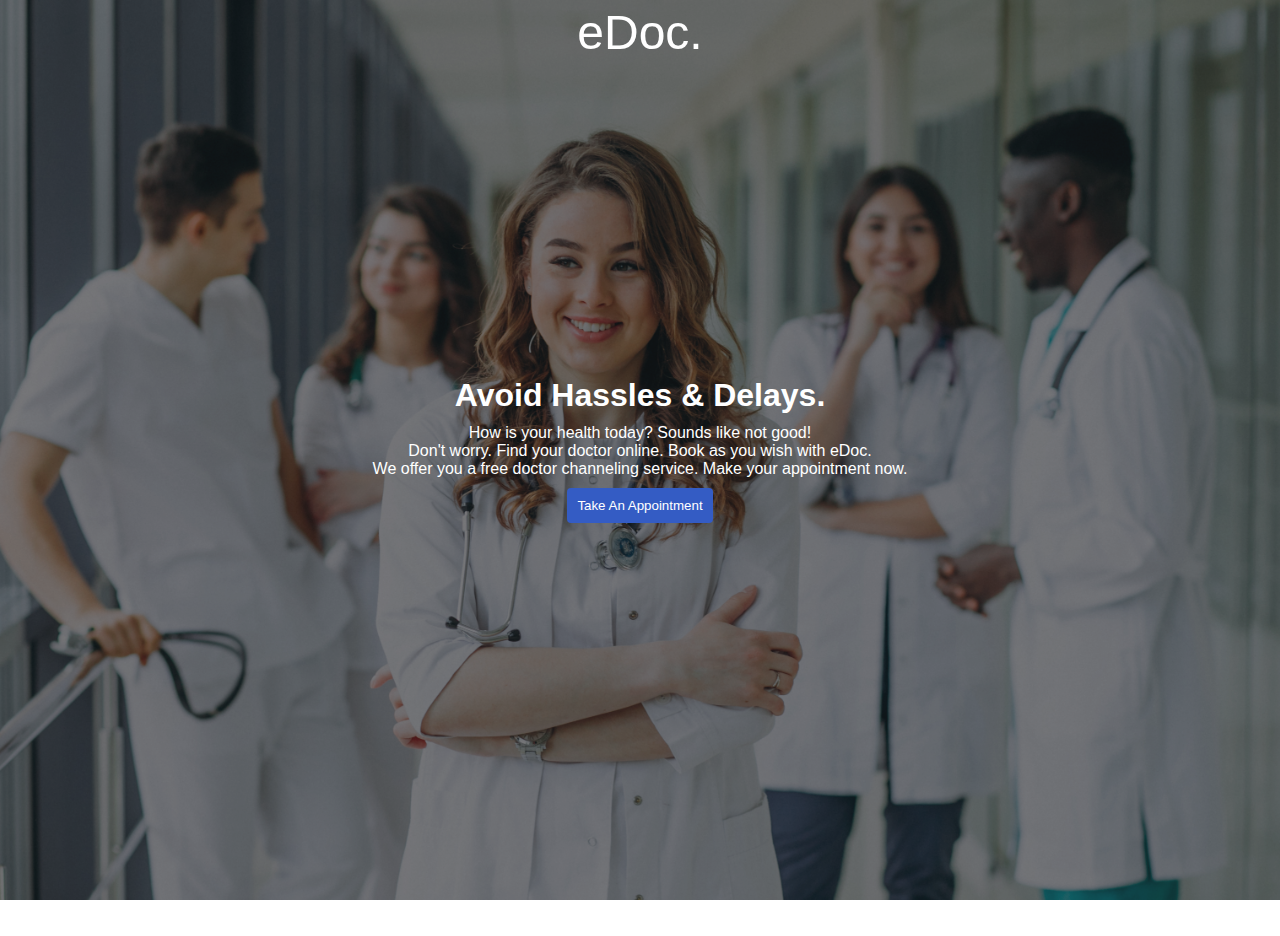
<file: index.html>
<!DOCTYPE html>
<html lang="en">
<head>
    <meta charset="UTF-8">
    <meta name="viewport" content="width=device-width, initial-scale=1.0">
    <title>eDoc - Online Doctor Appointment</title>
    <link rel="stylesheet" href="styles.css">
</head>
<body>
    <nav class="desktop-nav">
        <div class="logo-name">e<span>Doc.</span></div>
    </nav>
    <section id="Home">
        <div class="full-height">
            <div class="content">
                <h2 class="heading-text">Avoid Hassles & Delays.</h2>
                <p class="sub-text">
                    How is your health today? Sounds like not good!<br>
                    Don't worry. Find your doctor online. Book as you wish with eDoc.<br>
                    We offer you a free doctor channeling service. Make your appointment now.
                </p>
                <button class="take-appointment" onclick="navigateToHome()">Take An Appointment</button>
            </div>
        </div>
    </section>
    <script src="script.js"></script>
</body>
</html>
</file>
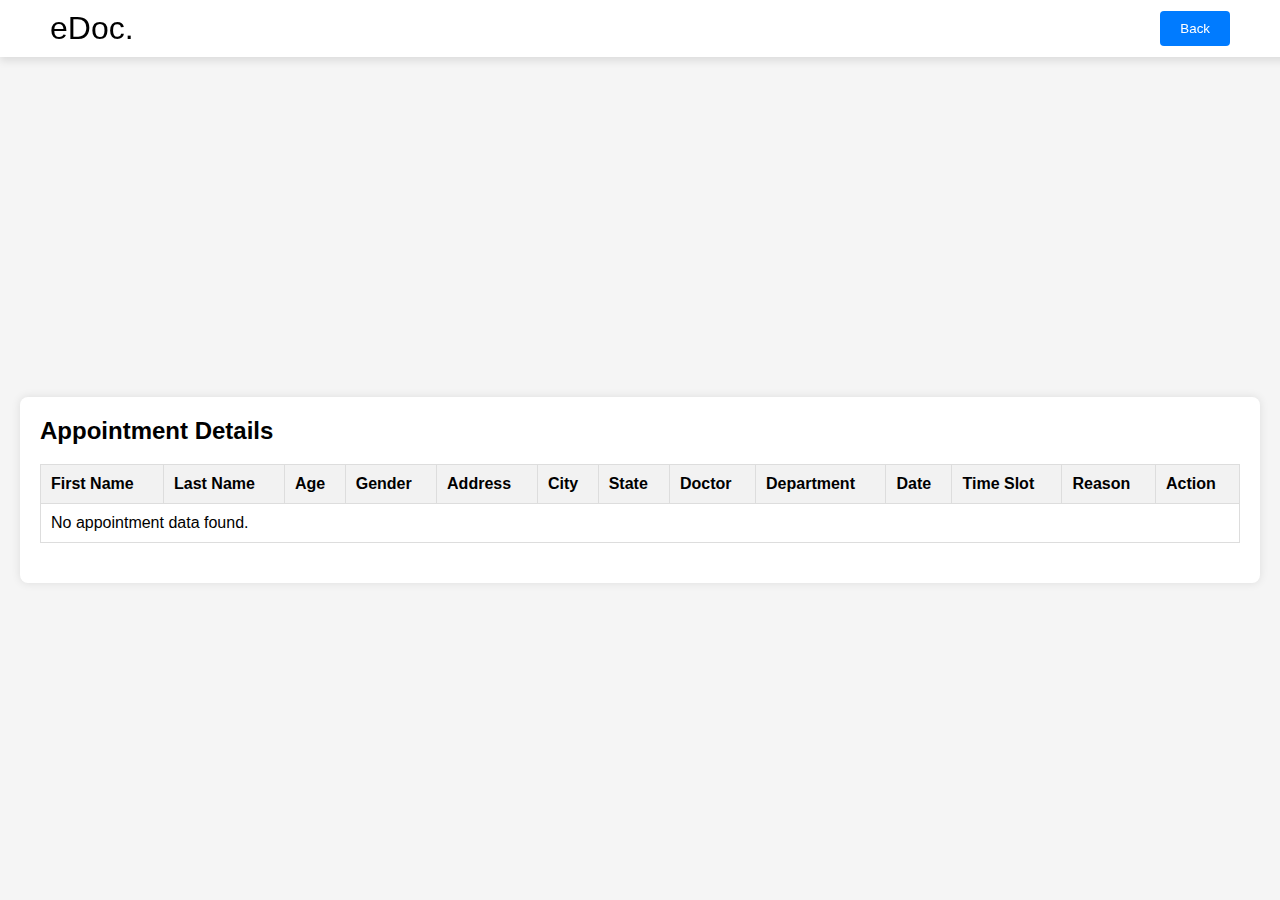
<file: page/appointment.html>
<!DOCTYPE html>
<html lang="en">
<head>
    <meta charset="UTF-8">
    <meta name="viewport" content="width=device-width, initial-scale=1.0">
    <title>Appointment Details</title>
    <style>
        body {
            font-family: Arial, sans-serif;
            background-color: #f5f5f5;
            display: flex;
            justify-content: center;
            align-items: center;
            height: 100vh;
            margin: 0;
        }
        .desktop-nav {
            width: 100%;
            display: flex;
            background-color: #fff;
            box-shadow: 0 4px 8px rgba(0, 0, 0, 0.1);
            justify-content: space-between;
            align-items: center;
            padding: 10px 50px;
            position: fixed;
            top: 0;
            left: 0;
            z-index: 1000;
        }
        .logo-name {
            font-size: 2rem;
            color: #000;
        }
        .details-container {
            background-color: #fff;
            padding: 20px;
            border-radius: 8px;
            box-shadow: 0 0 10px rgba(0, 0, 0, 0.1);
            max-width: 1200px;
            width: 100%;
            margin-top: 80px; /* Adjusted for fixed navbar */
        }
        h2 {
            margin-top: 0;
        }
        table {
            width: 100%;
            border-collapse: collapse;
            margin-bottom: 20px;
        }
        table, th, td {
            border: 1px solid #ddd;
        }
        th, td {
            padding: 10px;
            text-align: left;
        }
        th {
            background-color: #f2f2f2;
            font-weight: bold;
        }
        .btn {
            padding: 10px 20px;
            background-color: #007bff;
            color: white;
            border: none;
            cursor: pointer;
            border-radius: 4px;
            margin-top: 0; /* Removed margin-top */
        }
        .btn:hover {
            background-color: #0056b3;
        }
        .back-btn {
            margin-right: 100px;
        }
        .modal {
            display: none;
            position: fixed;
            z-index: 1000;
            left: 0;
            top: 0;
            width: 100%;
            height: 100%;
            overflow: auto;
            background-color: rgba(0, 0, 0, 0.4);
            transition: opacity 0.3s ease;
        }
        .modal-content {
            background-color: #fefefe;
            margin: 15% auto;
            padding: 20px;
            border: 1px solid #888;
            width: 80%;
            max-width: 500px;
            border-radius: 8px;
            text-align: center;
        }
        .modal .btn {
            margin: 5px;
        }
        .modal .btn-cancel {
            background-color: #dc3545;
        }
        .modal .btn-cancel:hover {
            background-color: #c82333;
        }
        .modal-show {
            display: block;
            opacity: 1;
        }
        .modal-hide {
            opacity: 0;
            display: none;
        }
    </style>
</head>
<body>
    <nav class="desktop-nav">
        <div class="logo-name">e<span>Doc.</span></div>
        <button class="back-btn btn" onclick="navigateToBack()">Back</button>
    </nav>
    <div class="details-container">
        <h2>Appointment Details</h2>
        <table id="detailsTable">
            <thead>
                <tr>
                    <th>First Name</th>
                    <th>Last Name</th>
                    <th>Age</th>
                    <th>Gender</th>
                    <th>Address</th>
                    <th>City</th>
                    <th>State</th>
                    <th>Doctor</th>
                    <th>Department</th>
                    <th>Date</th>
                    <th>Time Slot</th>
                    <th>Reason</th>
                    <th>Action</th> <!-- Added column header for Action -->
                </tr>
            </thead>
            <tbody id="details">
                <!-- Data will be populated here -->
                <tr>
                    <td>John</td>
                    <td>Doe</td>
                    <td>30</td>
                    <td>Male</td>
                    <td>123 Elm Street</td>
                    <td>Springfield</td>
                    <td>IL</td>
                    <td>Dr. Smith</td>
                    <td>Cardiology</td>
                    <td>2024-08-15</td>
                    <td>10:00 AM</td>
                    <td>Routine Checkup</td>
                    <td><button class="btn" onclick="showCancelModal()">Cancel Appointment</button></td> <!-- Added Cancel button -->
                </tr>
            </tbody>
        </table>
    </div>

    <div id="cancelModal" class="modal">
        <div class="modal-content">
            <p>Are you sure you want to cancel the appointment?</p>
            <button class="btn" onclick="confirmCancel()">Yes</button>
            <button class="btn btn-cancel" onclick="hideCancelModal()">No</button>
        </div>
    </div>

    <script>
        document.addEventListener('DOMContentLoaded', function() {
            const detailsTableBody = document.getElementById('details');
            const appointmentData = JSON.parse(localStorage.getItem('appointmentData'));

            if (appointmentData) {
                const detailsHtml = `
                    <tr>
                        <td>${appointmentData.firstName}</td>
                        <td>${appointmentData.lastName}</td>
                        <td>${appointmentData.age}</td>
                        <td>${appointmentData.gender}</td>
                        <td>${appointmentData.address}</td>
                        <td>${appointmentData.city}</td>
                        <td>${appointmentData.state}</td>
                        <td>${appointmentData.doctor}</td>
                        <td>${appointmentData.department}</td>
                        <td>${appointmentData.date}</td>
                        <td>${appointmentData.timeSlot}</td>
                        <td>${appointmentData.reason}</td>
                        <td><button class="btn" onclick="showCancelModal()">Cancel</button></td> <!-- Added Cancel button -->
                    </tr>
                `;
                detailsTableBody.innerHTML = detailsHtml;
            } else {
                detailsTableBody.innerHTML = '<tr><td colspan="13">No appointment data found.</td></tr>'; 
                }
        });

        function navigateToBack(){
            window.location.href="home.html";
        }

        function showCancelModal() {
            const modal = document.getElementById('cancelModal');
            modal.classList.add('modal-show');
            modal.classList.remove('modal-hide');
        }

        function hideCancelModal() {
            const modal = document.getElementById('cancelModal');
            modal.classList.add('modal-hide');
            modal.classList.remove('modal-show');
        }

        function confirmCancel() {
            localStorage.removeItem('appointmentData');
            hideCancelModal();
            alert('Appointment cancelled successfully.');
            navigateToBack();
        }
    </script>
</body>
</html>
</file>
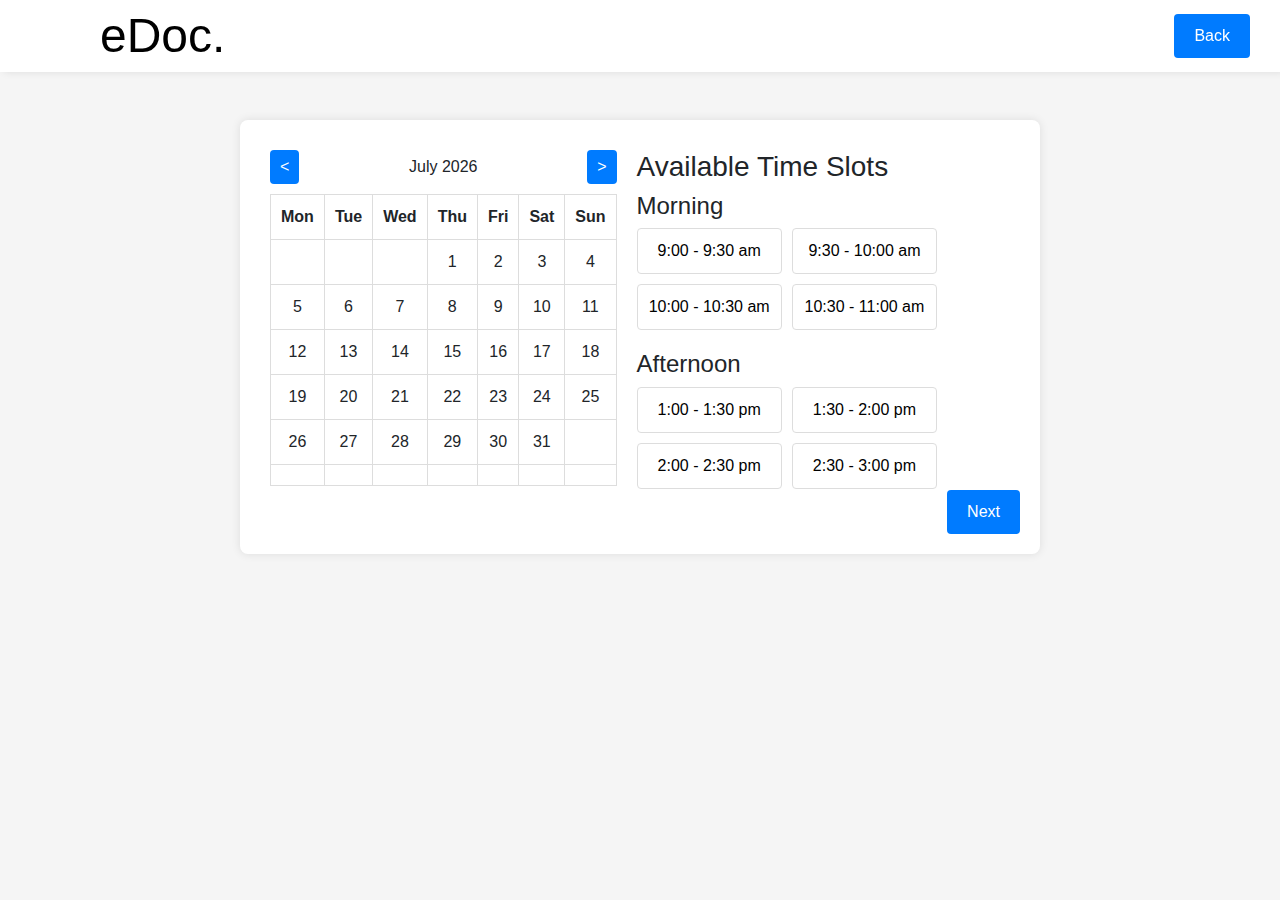
<file: page/Cardiologist.html>
<!DOCTYPE html>
<html lang="en">
<head>
    <meta charset="UTF-8">
    <meta name="viewport" content="width=device-width, initial-scale=1.0">
    <title>Cardiologist</title>
    <link href="https://cdn.jsdelivr.net/npm/bootstrap@5.3.0/dist/css/bootstrap.min.css" rel="stylesheet">
    <style>
        body {
            font-family: Arial, sans-serif;
            margin: 0;
            padding: 0;
            background-color: #f5f5f5;
            display: flex;
            flex-direction: column;
            min-height: 100vh;
        }

        .desktop-nav {
            width: 100%;
            display: flex;
            background-color: #fff;
            box-shadow: 4px 0 8px rgba(0, 0, 0, 0.1);
            justify-content: space-between;
            align-items: center;
            padding: 0px ;
            position: fixed;
            top: 0;
            left: 0;
            z-index: 1000;
        }

        .logo-name {
            font-size: 3rem;
            color: #000;
            margin-left: 100px;
        }

        .container {
            display: flex;
            flex-direction: row;
            justify-content: space-between;
            padding: 20px;
            max-width: 800px;
            margin: auto;
            background-color: #fff;
            box-shadow: 0 0 10px rgba(0, 0, 0, 0.1);
            border-radius: 8px;
            margin-top: 120px;
            max-height: 110vh;
        }

        .calendar-section,
        .time-slot-section {
            flex: 1;
            margin: 10px;
        }

        .calendar-header {
            display: flex;
            justify-content: space-between;
            align-items: center;
            margin-bottom: 10px;
        }

        .calendar-header button {
            background-color: #007bff;
            color: white;
            border: none;
            padding: 5px 10px;
            cursor: pointer;
        }

        .calendar-body table {
            width: 100%;
            border-collapse: collapse;
        }

        .calendar-body th,
        .calendar-body td {
            padding: 10px;
            text-align: center;
            border: 1px solid #ddd;
            cursor: pointer;
        }

        .calendar-body td:hover {
            background-color: #e0e0e0;
        }

        .inactive {
            color: #ccc;
        }

        .active {
            background-color: #fff;
            color: black;
        }

        .selected {
            background-color: #007bff;
            color: white;
        }

        .time-slot-section h3 {
            margin-top: 0;
        }

        .time-slot {
            margin-bottom: 20px;
        }

        .time-slot-grid {
            display: flex;
            flex-wrap: wrap;
            gap: 10px;
        }

        .time-slot button {
            flex: 1 1 calc(50% - 10px);
            padding: 10px;
            border: 1px solid #ddd;
            cursor: pointer;
            display: flex;
            flex-direction: column;
            align-items: center;
            background-color: white;
            color: #000;
        }

        .time-slot button:hover,
        .time-slot button.active {
            background-color: #007bff;
            color: white;
        }

        .time-slot span {
            font-size: 0.9em;
            color: #888;
        }

        .navigation {
            margin-top: 350px;
        }

        button {
            padding: 10px 20px;
            background-color: #007bff;
            color: white;
            border: none;
            cursor: pointer;
            border-radius: 4px;
        }

        .navigation .back-btn:hover,
        .navigation button:hover {
            background-color: #0056b3;
        }

        .back-btn {
            margin-right: 30px;
        }

        #formContainer {
            display: none;
        }

        .form-control[readonly] {
            background-color: #e9ecef;
        }

        .modal-dialog {
            display: flex;
            align-items: center;
            min-height: 100vh;
        }

        .modal-body {
            text-align: center;
        }
    </style>
</head>
<body>
    <nav class="desktop-nav">
        <div class="logo-name">e<span>Doc.</span></div>
        <button class="back-btn" onclick="navigateToBack()">Back</button>
    </nav>
    <div class="container" id="calendarContainer">
        <div class="calendar-section">
            <div class="calendar-header">
                <button id="prevMonth">&lt;</button>
                <span id="monthYear">January 2024</span>
                <button id="nextMonth">&gt;</button>
            </div>
            <div class="calendar-body">
                <table>
                    <thead>
                        <tr>
                            <th>Mon</th>
                            <th>Tue</th>
                            <th>Wed</th>
                            <th>Thu</th>
                            <th>Fri</th>
                            <th>Sat</th>
                            <th>Sun</th>
                        </tr>
                    </thead>
                    <tbody id="calendarDays">
                        <!-- Calendar dates will be populated here -->
                    </tbody>
                </table>
            </div>
        </div>
        <div class="time-slot-section">
            <h3>Available Time Slots</h3>
            <div class="time-slot">
                <h4>Morning</h4>
                <div class="time-slot-grid">
                    <button class="time-button">9:00 - 9:30 am</button>
                    <button class="time-button">9:30 - 10:00 am</button>
                    <button class="time-button">10:00 - 10:30 am</button>
                    <button class="time-button">10:30 - 11:00 am</button>
                </div>
            </div>
            <div class="time-slot">
                <h4>Afternoon</h4>
                <div class="time-slot-grid">
                    <button class="time-button">1:00 - 1:30 pm</button>
                    <button class="time-button">1:30 - 2:00 pm</button>
                    <button class="time-button">2:00 - 2:30 pm</button>
                    <button class="time-button">2:30 - 3:00 pm</button>
                </div>
            </div>
        </div>
        <div class="navigation">
            <button id="nextStep">Next</button>
        </div>
    </div>
    <div class="container" id="formContainer">
        <form id="appointmentForm" class="row g-3">
            <div class="col-md-6">
                <label for="firstName" class="form-label">First name</label>
                <input type="text" class="form-control" id="firstName" name="firstName" required>
            </div>
            <div class="col-md-6">
                <label for="lastName" class="form-label">Last name</label>
                <input type="text" class="form-control" id="lastName" name="lastName" required>
            </div>
            <div class="col-md-6">
                <label for="age" class="form-label">Age</label>
                <input type="number" class="form-control" id="age" name="age" required>
            </div>
            <div class="col-md-6">
                <label for="gender" class="form-label">Gender</label>
                <select class="form-select" id="gender" name="gender" required>
                    <option selected disabled value="">Select Gender</option>
                    <option value="male">Male</option>
                    <option value="female">Female</option>
                    <option value="other">Other</option>
                </select>
            </div>
            <div class="col-md-12">
                <label for="address" class="form-label">Address</label>
                <input type="text" class="form-control" id="address" name="address" required>
            </div>
            <div class="col-md-6">
                <label for="city" class="form-label">City</label>
                <input type="text" class="form-control" id="city" name="city" required>
            </div>
            <div class="col-md-6">
                <label for="state" class="form-label">State</label>
                <input type="text" class="form-control" id="state" name="state" required>
            </div>
            <div class="col-md-6">
                <label for="doctor" class="form-label">Doctor</label>
                <select class="form-select" id="doctor" name="doctor" required>
                    <option value="Dr. Smith">Dr. Smith</option>
                    <option value="Dr. Johnson">Dr. Johnson</option>
                    <option value="Dr. Williams">Dr. Williams</option>
                </select>
            </div>
            <div class="col-md-6">
                <label for="department" class="form-label">Department</label>
                <input type="text" class="form-control" id="department" name="department" value="Cardiology" readonly>
            </div>
            <div class="col-md-6">
                <label for="date" class="form-label">Date</label>
                <input type="text" class="form-control" id="date" name="date" readonly>
            </div>
            <div class="col-md-6">
                <label for="timeSlot" class="form-label">Time Slot</label>
                <input type="text" class="form-control" id="timeSlot" name="timeSlot" readonly>
            </div>
            <div class="col-12">
                <label for="reason" class="form-label">Reason for Visit</label>
                <textarea class="form-control" id="reason" name="reason" required></textarea>
            </div>
            <div class="col-12">
                <button type="submit" class="btn btn-primary">Submit</button>
            </div>
        </form>
    </div>
    <div class="modal" id="successModal" tabindex="-1" role="dialog">
        <div class="modal-dialog" role="document">
            <div class="modal-content">
                <div class="modal-body">
                    <p>Appointment booked successfully!</p>
                    <button type="button" class="btn btn-primary" data-bs-dismiss="modal" onclick="navigateToClose()">Close</button>
                </div>
            </div>
        </div>
    </div>
    <script src="https://cdn.jsdelivr.net/npm/bootstrap@5.3.0/dist/js/bootstrap.bundle.min.js"></script>
    <script>
        const calendarContainer = document.getElementById('calendarContainer');
        const formContainer = document.getElementById('formContainer');
        const appointmentForm = document.getElementById('appointmentForm');
        const successModal = new bootstrap.Modal(document.getElementById('successModal'), {});

        const selectedDateElement = document.getElementById('date');
        const selectedTimeSlotElement = document.getElementById('timeSlot');
        let selectedDate = null;
        let selectedTimeSlot = null;

        const daysInMonth = (month, year) => new Date(year, month, 0).getDate();

        const renderCalendar = (month, year) => {
            const calendarDays = document.getElementById('calendarDays');
            calendarDays.innerHTML = '';
            const firstDay = new Date(year, month).getDay();
            const days = daysInMonth(month + 1, year);

            let date = 1;
            for (let i = 0; i < 6; i++) {
                const row = document.createElement('tr');

                for (let j = 0; j < 7; j++) {
                    const cell = document.createElement('td');
                    if (i === 0 && j < firstDay) {
                        cell.classList.add('inactive');
                        row.appendChild(cell);
                    } else if (date > days) {
                        cell.classList.add('inactive');
                        row.appendChild(cell);
                    } else {
                        cell.textContent = date;
                        cell.addEventListener('click', () => {
                            if (selectedDate) {
                                selectedDate.classList.remove('selected');
                            }
                            cell.classList.add('selected');
                            selectedDate = cell;
                            selectedDateElement.value = `${year}-${String(month + 1).padStart(2, '0')}-${String(date).padStart(2, '0')}`;
                        });
                        row.appendChild(cell);
                        date++;
                    }
                }

                calendarDays.appendChild(row);
            }
        };

        document.getElementById('nextMonth').addEventListener('click', () => {
            currentMonth = (currentMonth + 1) % 12;
            currentYear = currentMonth === 0 ? currentYear + 1 : currentYear;
            renderCalendar(currentMonth, currentYear);
            document.getElementById('monthYear').textContent = new Date(currentYear, currentMonth).toLocaleString('default', { month: 'long', year: 'numeric' });
        });

        document.getElementById('prevMonth').addEventListener('click', () => {
            currentMonth = (currentMonth - 1 + 12) % 12;
            currentYear = currentMonth === 11 ? currentYear - 1 : currentYear;
            renderCalendar(currentMonth, currentYear);
            document.getElementById('monthYear').textContent = new Date(currentYear, currentMonth).toLocaleString('default', { month: 'long', year: 'numeric' });
        });

        const timeButtons = document.querySelectorAll('.time-button');
        timeButtons.forEach(button => {
            button.addEventListener('click', () => {
                if (selectedTimeSlot) {
                    selectedTimeSlot.classList.remove('active');
                }
                button.classList.add('active');
                selectedTimeSlot = button;
                selectedTimeSlotElement.value = button.textContent;
            });
        });

        document.getElementById('nextStep').addEventListener('click', () => {
            if (!selectedDate || !selectedTimeSlot) {
                alert('Please select a date and time slot');
                return;
            }
            calendarContainer.style.display = 'none';
            formContainer.style.display = 'flex';
        });

        appointmentForm.addEventListener('submit', function(event) {
            event.preventDefault();
            const formData = {
                firstName: document.getElementById('firstName').value,
                lastName: document.getElementById('lastName').value,
                age: document.getElementById('age').value,
                gender: document.getElementById('gender').value,
                address: document.getElementById('address').value,
                city: document.getElementById('city').value,
                state: document.getElementById('state').value,
                doctor: document.getElementById('doctor').value,
                department: document.getElementById('department').value,
                date: document.getElementById('date').value,
                timeSlot: document.getElementById('timeSlot').value,
                reason: document.getElementById('reason').value
            };
            localStorage.setItem('appointmentData', JSON.stringify(formData));
            successModal.show();
        });

        function navigateToBack() {
            window.location.href = "home.html";
        }

        function navigateToClose() {
            window.location.href = "home.html"; // Redirect to the new page to show details
        }

        let currentMonth = new Date().getMonth();
        let currentYear = new Date().getFullYear();
        document.getElementById('monthYear').textContent = new Date(currentYear, currentMonth).toLocaleString('default', { month: 'long', year: 'numeric' });
        renderCalendar(currentMonth, currentYear);
    </script>
</body>
</html>
</file>
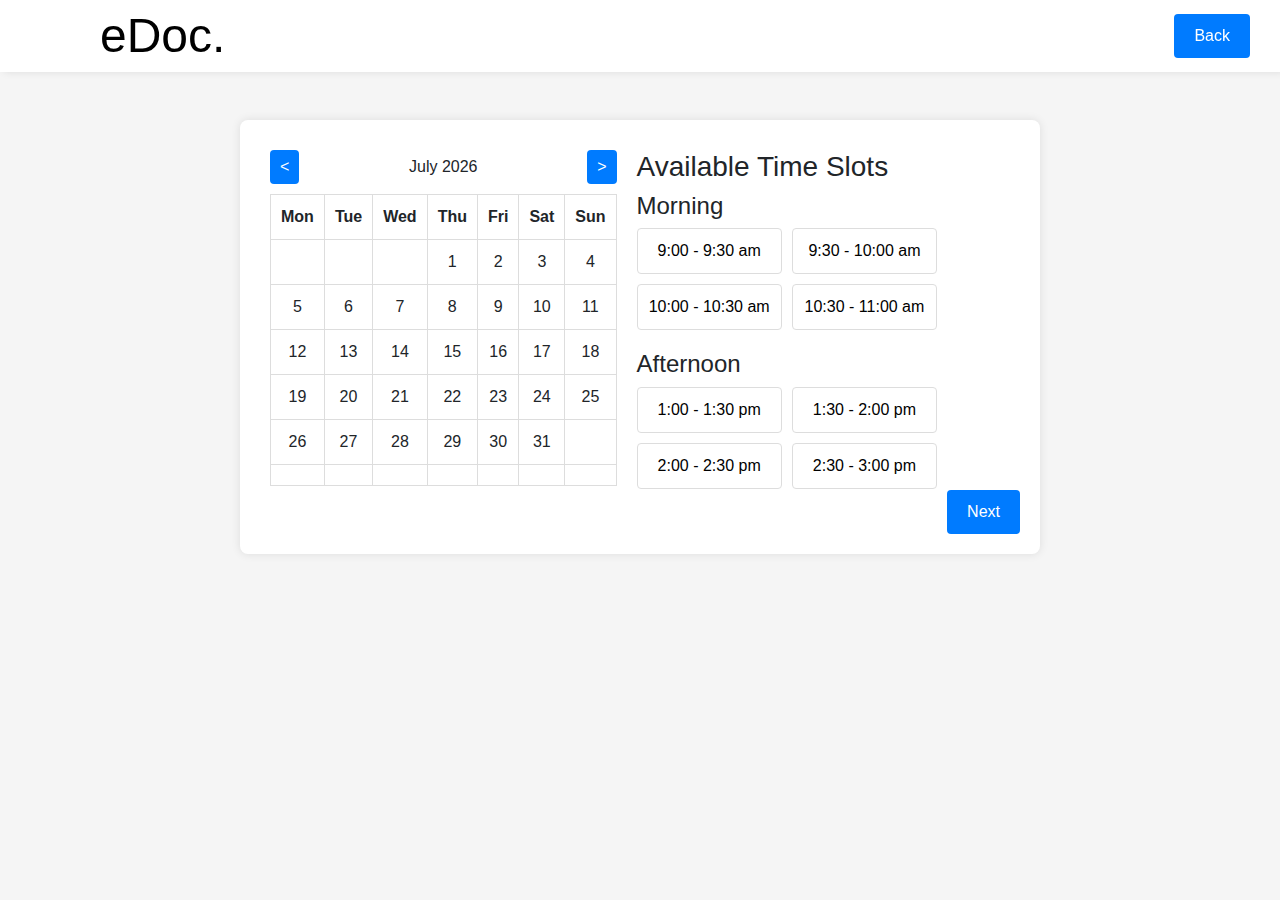
<file: page/cardo.html>
<!DOCTYPE html>
<html lang="en">
<head>
    <meta charset="UTF-8">
    <meta name="viewport" content="width=device-width, initial-scale=1.0">
    <title>Booking Calendar</title>
    <link href="https://cdn.jsdelivr.net/npm/bootstrap@5.3.0/dist/css/bootstrap.min.css" rel="stylesheet">
    <style>
        body {
            font-family: Arial, sans-serif;
            margin: 0;
            padding: 0;
            background-color: #f5f5f5;
            display: flex;
            flex-direction: column;
            min-height: 100vh;
        }

        .desktop-nav {
            width: 100%;
            display: flex;
            background-color: #fff;
            box-shadow: 4px 0 8px rgba(0, 0, 0, 0.1);
            justify-content: space-between;
            align-items: center;
            padding: 0px ;
            position: fixed;
            top: 0;
            left: 0;
            z-index: 1000;
        }

        .logo-name {
            font-size: 3rem;
            color: #000;
            margin-left: 100px;
        }

        .container {
            display: flex;
            flex-direction: row;
            justify-content: space-between;
            padding: 20px;
            max-width: 800px;
            margin: auto;
            background-color: #fff;
            box-shadow: 0 0 10px rgba(0, 0, 0, 0.1);
            border-radius: 8px;
            margin-top: 120px;
            max-height: 110vh;
        }

        .calendar-section,
        .time-slot-section {
            flex: 1;
            margin: 10px;
        }

        .calendar-header {
            display: flex;
            justify-content: space-between;
            align-items: center;
            margin-bottom: 10px;
        }

        .calendar-header button {
            background-color: #007bff;
            color: white;
            border: none;
            padding: 5px 10px;
            cursor: pointer;
        }

        .calendar-body table {
            width: 100%;
            border-collapse: collapse;
        }

        .calendar-body th,
        .calendar-body td {
            padding: 10px;
            text-align: center;
            border: 1px solid #ddd;
            cursor: pointer;
        }

        .calendar-body td:hover {
            background-color: #e0e0e0;
        }

        .inactive {
            color: #ccc;
        }

        .active {
            background-color: #fff;
            color: black;
        }

        .selected {
            background-color: #007bff;
            color: white;
        }

        .time-slot-section h3 {
            margin-top: 0;
        }

        .time-slot {
            margin-bottom: 20px;
        }

        .time-slot-grid {
            display: flex;
            flex-wrap: wrap;
            gap: 10px;
        }

        .time-slot button {
            flex: 1 1 calc(50% - 10px);
            padding: 10px;
            border: 1px solid #ddd;
            cursor: pointer;
            display: flex;
            flex-direction: column;
            align-items: center;
            background-color: white;
            color: #000;
        }

        .time-slot button:hover,
        .time-slot button.active {
            background-color: #007bff;
            color: white;
        }

        .time-slot span {
            font-size: 0.9em;
            color: #888;
        }

        .navigation {
            margin-top: 350px;
        }

        button {
            padding: 10px 20px;
            background-color: #007bff;
            color: white;
            border: none;
            cursor: pointer;
            border-radius: 4px;
        }

        .navigation .back-btn:hover,
        .navigation button:hover {
            background-color: #0056b3;
        }

        .back-btn {
            margin-right: 30px;
        }

        #formContainer {
            display: none;
        }

        .form-control[readonly] {
            background-color: #e9ecef;
        }

        .modal-dialog {
            display: flex;
            align-items: center;
            min-height: 100vh;
        }

        .modal-body {
            text-align: center;
        }
    </style>
</head>
<body>
    <nav class="desktop-nav">
        <div class="logo-name">e<span>Doc.</span></div>
        <button class="back-btn" onclick="navigateToBack()">Back</button>
    </nav>
    <div class="container" id="calendarContainer">
        <div class="calendar-section">
            <div class="calendar-header">
                <button id="prevMonth">&lt;</button>
                <span id="monthYear">January 2024</span>
                <button id="nextMonth">&gt;</button>
            </div>
            <div class="calendar-body">
                <table>
                    <thead>
                        <tr>
                            <th>Mon</th>
                            <th>Tue</th>
                            <th>Wed</th>
                            <th>Thu</th>
                            <th>Fri</th>
                            <th>Sat</th>
                            <th>Sun</th>
                        </tr>
                    </thead>
                    <tbody id="calendarDays">
                        <!-- Calendar dates will be populated here -->
                    </tbody>
                </table>
            </div>
        </div>
        <div class="time-slot-section">
            <h3>Available Time Slots</h3>
            <div class="time-slot">
                <h4>Morning</h4>
                <div class="time-slot-grid">
                    <button class="time-button">9:00 - 9:30 am</button>
                    <button class="time-button">9:30 - 10:00 am</button>
                    <button class="time-button">10:00 - 10:30 am</button>
                    <button class="time-button">10:30 - 11:00 am</button>
                </div>
            </div>
            <div class="time-slot">
                <h4>Afternoon</h4>
                <div class="time-slot-grid">
                    <button class="time-button">1:00 - 1:30 pm</button>
                    <button class="time-button">1:30 - 2:00 pm</button>
                    <button class="time-button">2:00 - 2:30 pm</button>
                    <button class="time-button">2:30 - 3:00 pm</button>
                </div>
            </div>
        </div>
        <div class="navigation">
            <button id="nextStep">Next</button>
        </div>
    </div>
    <div class="container" id="formContainer">
        <form id="appointmentForm" class="row g-3">
            <div class="col-md-6">
                <label for="firstName" class="form-label">First name</label>
                <input type="text" class="form-control" id="firstName" name="firstName" required>
            </div>
            <div class="col-md-6">
                <label for="lastName" class="form-label">Last name</label>
                <input type="text" class="form-control" id="lastName" name="lastName" required>
            </div>
            <div class="col-md-6">
                <label for="age" class="form-label">Age</label>
                <input type="number" class="form-control" id="age" name="age" required>
            </div>
            <div class="col-md-6">
                <label for="gender" class="form-label">Gender</label>
                <select class="form-select" id="gender" name="gender" required>
                    <option selected disabled value="">Select Gender</option>
                    <option value="male">Male</option>
                    <option value="female">Female</option>
                    <option value="other">Other</option>
                </select>
            </div>
            <div class="col-md-12">
                <label for="address" class="form-label">Address</label>
                <input type="text" class="form-control" id="address" name="address" required>
            </div>
            <div class="col-md-6">
                <label for="city" class="form-label">City</label>
                <input type="text" class="form-control" id="city" name="city" required>
            </div>
            <div class="col-md-6">
                <label for="state" class="form-label">State</label>
                <input type="text" class="form-control" id="state" name="state" required>
            </div>
            <div class="col-md-6">
                <label for="doctor" class="form-label">Doctor</label>
                <select class="form-select" id="doctor" name="doctor" required>
                    <option value="Dr. Smith">Dr. Smith</option>
                    <option value="Dr. Johnson">Dr. Johnson</option>
                    <option value="Dr. Williams">Dr. Williams</option>
                </select>
            </div>
            <div class="col-md-6">
                <label for="department" class="form-label">Department</label>
                <input type="text" class="form-control" id="department" name="department" value="Cardiology" readonly>
            </div>
            <div class="col-md-6">
                <label for="date" class="form-label">Date</label>
                <input type="text" class="form-control" id="date" name="date" readonly>
            </div>
            <div class="col-md-6">
                <label for="timeSlot" class="form-label">Time Slot</label>
                <input type="text" class="form-control" id="timeSlot" name="timeSlot" readonly>
            </div>
            <div class="col-12">
                <label for="reason" class="form-label">Reason for Visit</label>
                <textarea class="form-control" id="reason" name="reason" required></textarea>
            </div>
            <div class="col-12">
                <button type="submit" class="btn btn-primary">Submit</button>
            </div>
        </form>
    </div>
    <div class="modal" id="successModal" tabindex="-1" role="dialog">
        <div class="modal-dialog" role="document">
            <div class="modal-content">
                <div class="modal-body">
                    <p>Appointment booked successfully!</p>
                    <button type="button" class="btn btn-primary" data-bs-dismiss="modal" onclick="navigateToClose()">Close</button>
                </div>
            </div>
        </div>
    </div>
    <script src="https://cdn.jsdelivr.net/npm/bootstrap@5.3.0/dist/js/bootstrap.bundle.min.js"></script>
    <script>
        const calendarContainer = document.getElementById('calendarContainer');
        const formContainer = document.getElementById('formContainer');
        const appointmentForm = document.getElementById('appointmentForm');
        const successModal = new bootstrap.Modal(document.getElementById('successModal'), {});

        const selectedDateElement = document.getElementById('date');
        const selectedTimeSlotElement = document.getElementById('timeSlot');
        let selectedDate = null;
        let selectedTimeSlot = null;

        const daysInMonth = (month, year) => new Date(year, month, 0).getDate();

        const renderCalendar = (month, year) => {
            const calendarDays = document.getElementById('calendarDays');
            calendarDays.innerHTML = '';
            const firstDay = new Date(year, month).getDay();
            const days = daysInMonth(month + 1, year);

            let date = 1;
            for (let i = 0; i < 6; i++) {
                const row = document.createElement('tr');

                for (let j = 0; j < 7; j++) {
                    const cell = document.createElement('td');
                    if (i === 0 && j < firstDay) {
                        cell.classList.add('inactive');
                        row.appendChild(cell);
                    } else if (date > days) {
                        cell.classList.add('inactive');
                        row.appendChild(cell);
                    } else {
                        cell.textContent = date;
                        cell.addEventListener('click', () => {
                            if (selectedDate) {
                                selectedDate.classList.remove('selected');
                            }
                            cell.classList.add('selected');
                            selectedDate = cell;
                            selectedDateElement.value = `${year}-${String(month + 1).padStart(2, '0')}-${String(date).padStart(2, '0')}`;
                        });
                        row.appendChild(cell);
                        date++;
                    }
                }

                calendarDays.appendChild(row);
            }
        };

        document.getElementById('nextMonth').addEventListener('click', () => {
            currentMonth = (currentMonth + 1) % 12;
            currentYear = currentMonth === 0 ? currentYear + 1 : currentYear;
            renderCalendar(currentMonth, currentYear);
            document.getElementById('monthYear').textContent = new Date(currentYear, currentMonth).toLocaleString('default', { month: 'long', year: 'numeric' });
        });

        document.getElementById('prevMonth').addEventListener('click', () => {
            currentMonth = (currentMonth - 1 + 12) % 12;
            currentYear = currentMonth === 11 ? currentYear - 1 : currentYear;
            renderCalendar(currentMonth, currentYear);
            document.getElementById('monthYear').textContent = new Date(currentYear, currentMonth).toLocaleString('default', { month: 'long', year: 'numeric' });
        });

        const timeButtons = document.querySelectorAll('.time-button');
        timeButtons.forEach(button => {
            button.addEventListener('click', () => {
                if (selectedTimeSlot) {
                    selectedTimeSlot.classList.remove('active');
                }
                button.classList.add('active');
                selectedTimeSlot = button;
                selectedTimeSlotElement.value = button.textContent;
            });
        });

        document.getElementById('nextStep').addEventListener('click', () => {
            if (!selectedDate || !selectedTimeSlot) {
                alert('Please select a date and time slot');
                return;
            }
            calendarContainer.style.display = 'none';
            formContainer.style.display = 'flex';
        });

        appointmentForm.addEventListener('submit', function(event) {
            event.preventDefault();
            const formData = {
                firstName: document.getElementById('firstName').value,
                lastName: document.getElementById('lastName').value,
                age: document.getElementById('age').value,
                gender: document.getElementById('gender').value,
                address: document.getElementById('address').value,
                city: document.getElementById('city').value,
                state: document.getElementById('state').value,
                doctor: document.getElementById('doctor').value,
                department: document.getElementById('department').value,
                date: document.getElementById('date').value,
                timeSlot: document.getElementById('timeSlot').value,
                reason: document.getElementById('reason').value
            };
            localStorage.setItem('appointmentData', JSON.stringify(formData));
            successModal.show();
        });

        function navigateToBack() {
            window.location.href = "home.html";
        }

        function navigateToClose() {
            window.location.href = "home.html"; // Redirect to the new page to show details
        }

        let currentMonth = new Date().getMonth();
        let currentYear = new Date().getFullYear();
        document.getElementById('monthYear').textContent = new Date(currentYear, currentMonth).toLocaleString('default', { month: 'long', year: 'numeric' });
        renderCalendar(currentMonth, currentYear);
    </script>
</body>
</html>
</file>
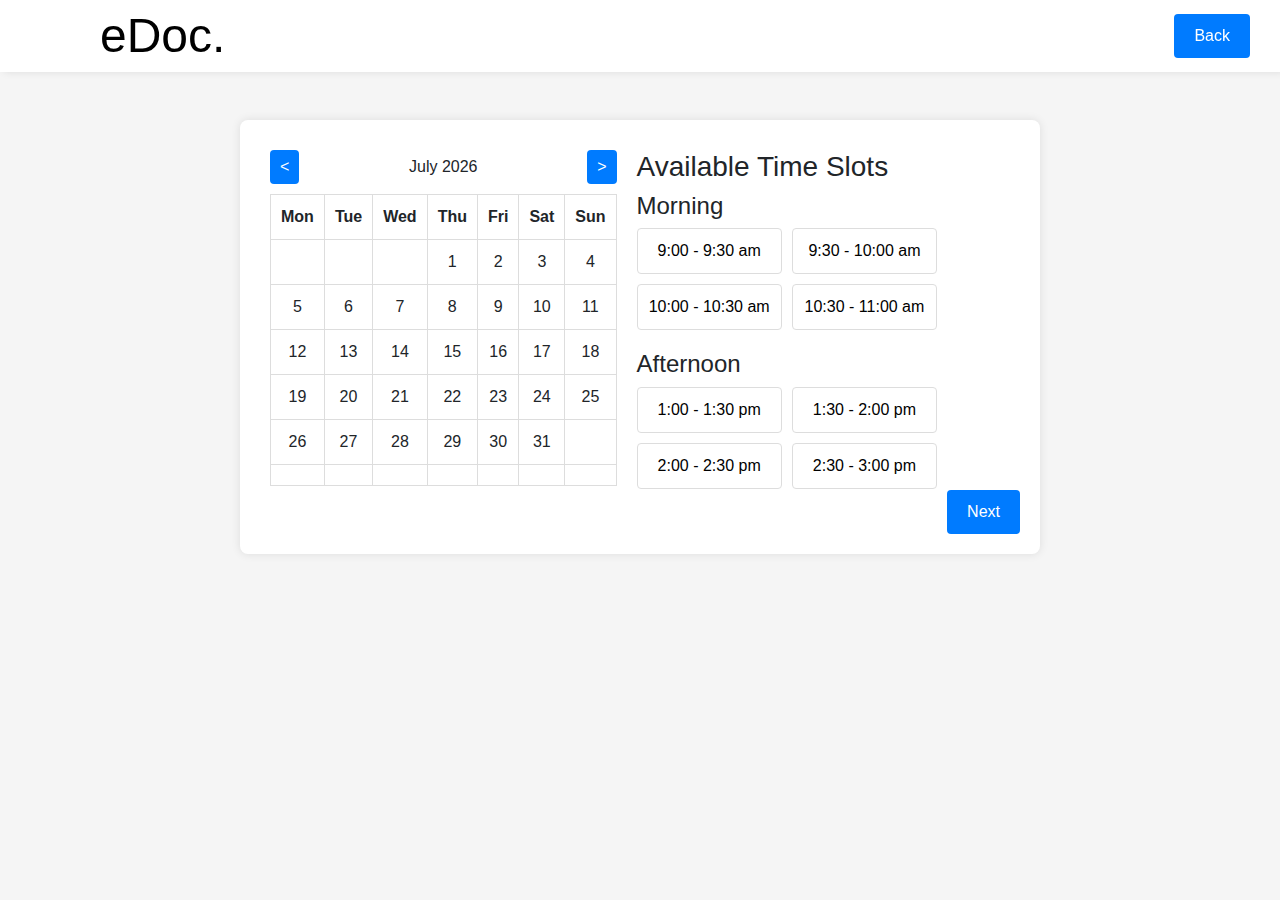
<file: page/Consulting Physician.html>
<!DOCTYPE html>
<html lang="en">
<head>
    <meta charset="UTF-8">
    <meta name="viewport" content="width=device-width, initial-scale=1.0">
    <title>Consulting Physician</title>
    <link href="https://cdn.jsdelivr.net/npm/bootstrap@5.3.0/dist/css/bootstrap.min.css" rel="stylesheet">
    <style>
        body {
            font-family: Arial, sans-serif;
            margin: 0;
            padding: 0;
            background-color: #f5f5f5;
            display: flex;
            flex-direction: column;
            min-height: 100vh;
        }

        .desktop-nav {
            width: 100%;
            display: flex;
            background-color: #fff;
            box-shadow: 4px 0 8px rgba(0, 0, 0, 0.1);
            justify-content: space-between;
            align-items: center;
            padding: 0px ;
            position: fixed;
            top: 0;
            left: 0;
            z-index: 1000;
        }

        .logo-name {
            font-size: 3rem;
            color: #000;
            margin-left: 100px;
        }

        .container {
            display: flex;
            flex-direction: row;
            justify-content: space-between;
            padding: 20px;
            max-width: 800px;
            margin: auto;
            background-color: #fff;
            box-shadow: 0 0 10px rgba(0, 0, 0, 0.1);
            border-radius: 8px;
            margin-top: 120px;
            max-height: 110vh;
        }

        .calendar-section,
        .time-slot-section {
            flex: 1;
            margin: 10px;
        }

        .calendar-header {
            display: flex;
            justify-content: space-between;
            align-items: center;
            margin-bottom: 10px;
        }

        .calendar-header button {
            background-color: #007bff;
            color: white;
            border: none;
            padding: 5px 10px;
            cursor: pointer;
        }

        .calendar-body table {
            width: 100%;
            border-collapse: collapse;
        }

        .calendar-body th,
        .calendar-body td {
            padding: 10px;
            text-align: center;
            border: 1px solid #ddd;
            cursor: pointer;
        }

        .calendar-body td:hover {
            background-color: #e0e0e0;
        }

        .inactive {
            color: #ccc;
        }

        .active {
            background-color: #fff;
            color: black;
        }

        .selected {
            background-color: #007bff;
            color: white;
        }

        .time-slot-section h3 {
            margin-top: 0;
        }

        .time-slot {
            margin-bottom: 20px;
        }

        .time-slot-grid {
            display: flex;
            flex-wrap: wrap;
            gap: 10px;
        }

        .time-slot button {
            flex: 1 1 calc(50% - 10px);
            padding: 10px;
            border: 1px solid #ddd;
            cursor: pointer;
            display: flex;
            flex-direction: column;
            align-items: center;
            background-color: white;
            color: #000;
        }

        .time-slot button:hover,
        .time-slot button.active {
            background-color: #007bff;
            color: white;
        }

        .time-slot span {
            font-size: 0.9em;
            color: #888;
        }

        .navigation {
            margin-top: 350px;
        }

        button {
            padding: 10px 20px;
            background-color: #007bff;
            color: white;
            border: none;
            cursor: pointer;
            border-radius: 4px;
        }

        .navigation .back-btn:hover,
        .navigation button:hover {
            background-color: #0056b3;
        }

        .back-btn {
            margin-right: 30px;
        }

        #formContainer {
            display: none;
        }

        .form-control[readonly] {
            background-color: #e9ecef;
        }

        .modal-dialog {
            display: flex;
            align-items: center;
            min-height: 100vh;
        }

        .modal-body {
            text-align: center;
        }
    </style>
</head>
<body>
    <nav class="desktop-nav">
        <div class="logo-name">e<span>Doc.</span></div>
        <button class="back-btn" onclick="navigateToBack()">Back</button>
    </nav>
    <div class="container" id="calendarContainer">
        <div class="calendar-section">
            <div class="calendar-header">
                <button id="prevMonth">&lt;</button>
                <span id="monthYear">January 2024</span>
                <button id="nextMonth">&gt;</button>
            </div>
            <div class="calendar-body">
                <table>
                    <thead>
                        <tr>
                            <th>Mon</th>
                            <th>Tue</th>
                            <th>Wed</th>
                            <th>Thu</th>
                            <th>Fri</th>
                            <th>Sat</th>
                            <th>Sun</th>
                        </tr>
                    </thead>
                    <tbody id="calendarDays">
                        <!-- Calendar dates will be populated here -->
                    </tbody>
                </table>
            </div>
        </div>
        <div class="time-slot-section">
            <h3>Available Time Slots</h3>
            <div class="time-slot">
                <h4>Morning</h4>
                <div class="time-slot-grid">
                    <button class="time-button">9:00 - 9:30 am</button>
                    <button class="time-button">9:30 - 10:00 am</button>
                    <button class="time-button">10:00 - 10:30 am</button>
                    <button class="time-button">10:30 - 11:00 am</button>
                </div>
            </div>
            <div class="time-slot">
                <h4>Afternoon</h4>
                <div class="time-slot-grid">
                    <button class="time-button">1:00 - 1:30 pm</button>
                    <button class="time-button">1:30 - 2:00 pm</button>
                    <button class="time-button">2:00 - 2:30 pm</button>
                    <button class="time-button">2:30 - 3:00 pm</button>
                </div>
            </div>
        </div>
        <div class="navigation">
            <button id="nextStep">Next</button>
        </div>
    </div>
    <div class="container" id="formContainer">
        <form id="appointmentForm" class="row g-3">
            <div class="col-md-6">
                <label for="firstName" class="form-label">First name</label>
                <input type="text" class="form-control" id="firstName" name="firstName" required>
            </div>
            <div class="col-md-6">
                <label for="lastName" class="form-label">Last name</label>
                <input type="text" class="form-control" id="lastName" name="lastName" required>
            </div>
            <div class="col-md-6">
                <label for="age" class="form-label">Age</label>
                <input type="number" class="form-control" id="age" name="age" required>
            </div>
            <div class="col-md-6">
                <label for="gender" class="form-label">Gender</label>
                <select class="form-select" id="gender" name="gender" required>
                    <option selected disabled value="">Select Gender</option>
                    <option value="male">Male</option>
                    <option value="female">Female</option>
                    <option value="other">Other</option>
                </select>
            </div>
            <div class="col-md-12">
                <label for="address" class="form-label">Address</label>
                <input type="text" class="form-control" id="address" name="address" required>
            </div>
            <div class="col-md-6">
                <label for="city" class="form-label">City</label>
                <input type="text" class="form-control" id="city" name="city" required>
            </div>
            <div class="col-md-6">
                <label for="state" class="form-label">State</label>
                <input type="text" class="form-control" id="state" name="state" required>
            </div>
            <div class="col-md-6">
                <label for="doctor" class="form-label">Doctor</label>
                <select class="form-select" id="doctor" name="doctor" required>
                    <option value="Dr. Smith">Dr. Smith</option>
                    <option value="Dr. Johnson">Dr. Johnson</option>
                    <option value="Dr. Williams">Dr. Williams</option>
                </select>
            </div>
            <div class="col-md-6">
                <label for="department" class="form-label">Department</label>
                <input type="text" class="form-control" id="department" name="department" value="Consulting Physician" readonly>
            </div>
            <div class="col-md-6">
                <label for="date" class="form-label">Date</label>
                <input type="text" class="form-control" id="date" name="date" readonly>
            </div>
            <div class="col-md-6">
                <label for="timeSlot" class="form-label">Time Slot</label>
                <input type="text" class="form-control" id="timeSlot" name="timeSlot" readonly>
            </div>
            <div class="col-12">
                <label for="reason" class="form-label">Reason for Visit</label>
                <textarea class="form-control" id="reason" name="reason" required></textarea>
            </div>
            <div class="col-12">
                <button type="submit" class="btn btn-primary">Submit</button>
            </div>
        </form>
    </div>
    <div class="modal" id="successModal" tabindex="-1" role="dialog">
        <div class="modal-dialog" role="document">
            <div class="modal-content">
                <div class="modal-body">
                    <p>Appointment booked successfully!</p>
                    <button type="button" class="btn btn-primary" data-bs-dismiss="modal" onclick="navigateToClose()">Close</button>
                </div>
            </div>
        </div>
    </div>
    <script src="https://cdn.jsdelivr.net/npm/bootstrap@5.3.0/dist/js/bootstrap.bundle.min.js"></script>
    <script>
        const calendarContainer = document.getElementById('calendarContainer');
        const formContainer = document.getElementById('formContainer');
        const appointmentForm = document.getElementById('appointmentForm');
        const successModal = new bootstrap.Modal(document.getElementById('successModal'), {});

        const selectedDateElement = document.getElementById('date');
        const selectedTimeSlotElement = document.getElementById('timeSlot');
        let selectedDate = null;
        let selectedTimeSlot = null;

        const daysInMonth = (month, year) => new Date(year, month, 0).getDate();

        const renderCalendar = (month, year) => {
            const calendarDays = document.getElementById('calendarDays');
            calendarDays.innerHTML = '';
            const firstDay = new Date(year, month).getDay();
            const days = daysInMonth(month + 1, year);

            let date = 1;
            for (let i = 0; i < 6; i++) {
                const row = document.createElement('tr');

                for (let j = 0; j < 7; j++) {
                    const cell = document.createElement('td');
                    if (i === 0 && j < firstDay) {
                        cell.classList.add('inactive');
                        row.appendChild(cell);
                    } else if (date > days) {
                        cell.classList.add('inactive');
                        row.appendChild(cell);
                    } else {
                        cell.textContent = date;
                        cell.addEventListener('click', () => {
                            if (selectedDate) {
                                selectedDate.classList.remove('selected');
                            }
                            cell.classList.add('selected');
                            selectedDate = cell;
                            selectedDateElement.value = `${year}-${String(month + 1).padStart(2, '0')}-${String(date).padStart(2, '0')}`;
                        });
                        row.appendChild(cell);
                        date++;
                    }
                }

                calendarDays.appendChild(row);
            }
        };

        document.getElementById('nextMonth').addEventListener('click', () => {
            currentMonth = (currentMonth + 1) % 12;
            currentYear = currentMonth === 0 ? currentYear + 1 : currentYear;
            renderCalendar(currentMonth, currentYear);
            document.getElementById('monthYear').textContent = new Date(currentYear, currentMonth).toLocaleString('default', { month: 'long', year: 'numeric' });
        });

        document.getElementById('prevMonth').addEventListener('click', () => {
            currentMonth = (currentMonth - 1 + 12) % 12;
            currentYear = currentMonth === 11 ? currentYear - 1 : currentYear;
            renderCalendar(currentMonth, currentYear);
            document.getElementById('monthYear').textContent = new Date(currentYear, currentMonth).toLocaleString('default', { month: 'long', year: 'numeric' });
        });

        const timeButtons = document.querySelectorAll('.time-button');
        timeButtons.forEach(button => {
            button.addEventListener('click', () => {
                if (selectedTimeSlot) {
                    selectedTimeSlot.classList.remove('active');
                }
                button.classList.add('active');
                selectedTimeSlot = button;
                selectedTimeSlotElement.value = button.textContent;
            });
        });

        document.getElementById('nextStep').addEventListener('click', () => {
            if (!selectedDate || !selectedTimeSlot) {
                alert('Please select a date and time slot');
                return;
            }
            calendarContainer.style.display = 'none';
            formContainer.style.display = 'flex';
        });

        appointmentForm.addEventListener('submit', function(event) {
            event.preventDefault();
            const formData = {
                firstName: document.getElementById('firstName').value,
                lastName: document.getElementById('lastName').value,
                age: document.getElementById('age').value,
                gender: document.getElementById('gender').value,
                address: document.getElementById('address').value,
                city: document.getElementById('city').value,
                state: document.getElementById('state').value,
                doctor: document.getElementById('doctor').value,
                department: document.getElementById('department').value,
                date: document.getElementById('date').value,
                timeSlot: document.getElementById('timeSlot').value,
                reason: document.getElementById('reason').value
            };
            localStorage.setItem('appointmentData', JSON.stringify(formData));
            successModal.show();
        });

        function navigateToBack() {
            window.location.href = "home.html";
        }

        function navigateToClose() {
            window.location.href = "home.html"; // Redirect to the new page to show details
        }

        let currentMonth = new Date().getMonth();
        let currentYear = new Date().getFullYear();
        document.getElementById('monthYear').textContent = new Date(currentYear, currentMonth).toLocaleString('default', { month: 'long', year: 'numeric' });
        renderCalendar(currentMonth, currentYear);
    </script>
</body>
</html>
</file>
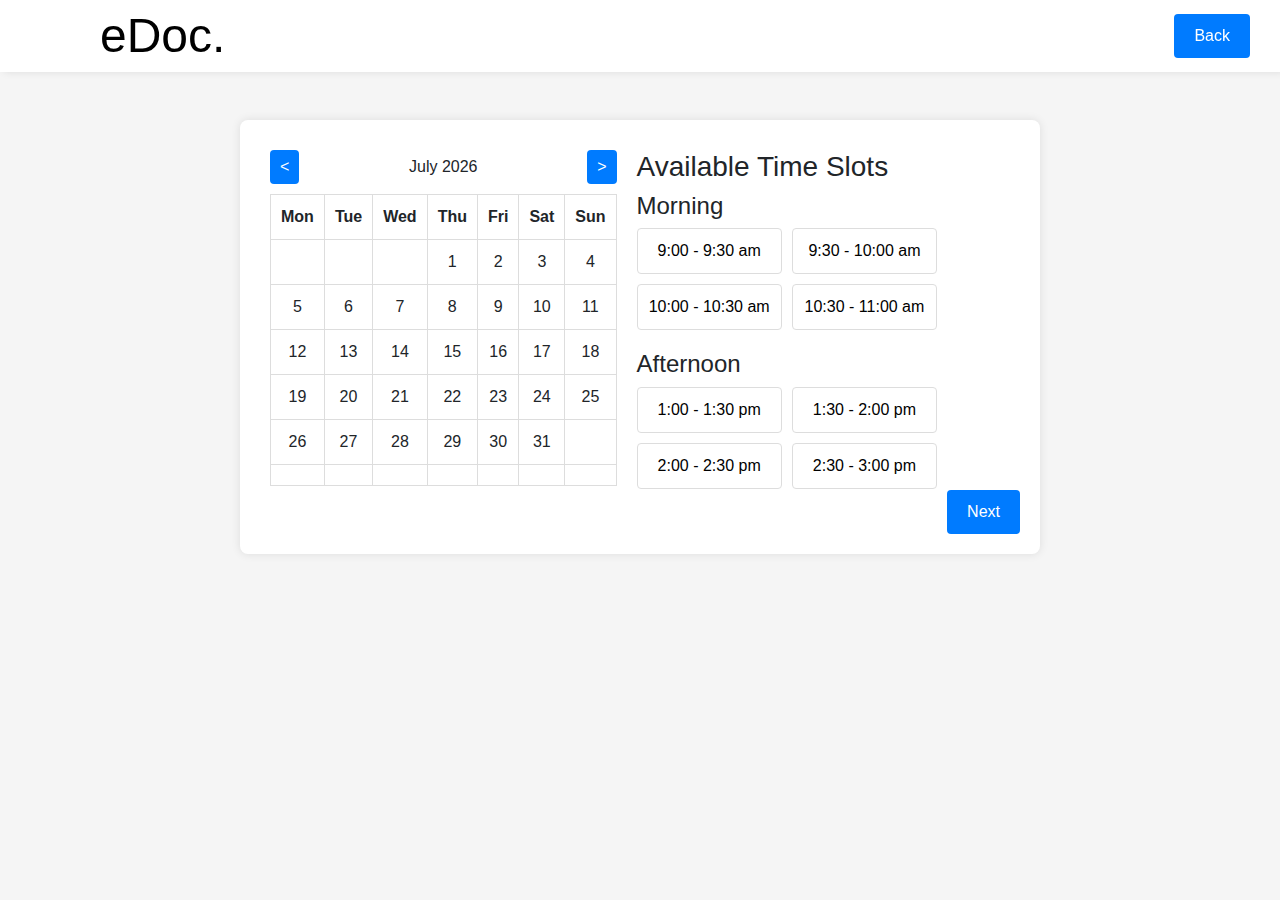
<file: page/Diabetologist.html>
<!DOCTYPE html>
<html lang="en">
<head>
    <meta charset="UTF-8">
    <meta name="viewport" content="width=device-width, initial-scale=1.0">
    <title>Diabetologist</title>
    <link href="https://cdn.jsdelivr.net/npm/bootstrap@5.3.0/dist/css/bootstrap.min.css" rel="stylesheet">
    <style>
        body {
            font-family: Arial, sans-serif;
            margin: 0;
            padding: 0;
            background-color: #f5f5f5;
            display: flex;
            flex-direction: column;
            min-height: 100vh;
        }

        .desktop-nav {
            width: 100%;
            display: flex;
            background-color: #fff;
            box-shadow: 4px 0 8px rgba(0, 0, 0, 0.1);
            justify-content: space-between;
            align-items: center;
            padding: 0px ;
            position: fixed;
            top: 0;
            left: 0;
            z-index: 1000;
        }

        .logo-name {
            font-size: 3rem;
            color: #000;
            margin-left: 100px;
        }

        .container {
            display: flex;
            flex-direction: row;
            justify-content: space-between;
            padding: 20px;
            max-width: 800px;
            margin: auto;
            background-color: #fff;
            box-shadow: 0 0 10px rgba(0, 0, 0, 0.1);
            border-radius: 8px;
            margin-top: 120px;
            max-height: 110vh;
        }

        .calendar-section,
        .time-slot-section {
            flex: 1;
            margin: 10px;
        }

        .calendar-header {
            display: flex;
            justify-content: space-between;
            align-items: center;
            margin-bottom: 10px;
        }

        .calendar-header button {
            background-color: #007bff;
            color: white;
            border: none;
            padding: 5px 10px;
            cursor: pointer;
        }

        .calendar-body table {
            width: 100%;
            border-collapse: collapse;
        }

        .calendar-body th,
        .calendar-body td {
            padding: 10px;
            text-align: center;
            border: 1px solid #ddd;
            cursor: pointer;
        }

        .calendar-body td:hover {
            background-color: #e0e0e0;
        }

        .inactive {
            color: #ccc;
        }

        .active {
            background-color: #fff;
            color: black;
        }

        .selected {
            background-color: #007bff;
            color: white;
        }

        .time-slot-section h3 {
            margin-top: 0;
        }

        .time-slot {
            margin-bottom: 20px;
        }

        .time-slot-grid {
            display: flex;
            flex-wrap: wrap;
            gap: 10px;
        }

        .time-slot button {
            flex: 1 1 calc(50% - 10px);
            padding: 10px;
            border: 1px solid #ddd;
            cursor: pointer;
            display: flex;
            flex-direction: column;
            align-items: center;
            background-color: white;
            color: #000;
        }

        .time-slot button:hover,
        .time-slot button.active {
            background-color: #007bff;
            color: white;
        }

        .time-slot span {
            font-size: 0.9em;
            color: #888;
        }

        .navigation {
            margin-top: 350px;
        }

        button {
            padding: 10px 20px;
            background-color: #007bff;
            color: white;
            border: none;
            cursor: pointer;
            border-radius: 4px;
        }

        .navigation .back-btn:hover,
        .navigation button:hover {
            background-color: #0056b3;
        }

        .back-btn {
            margin-right: 30px;
        }

        #formContainer {
            display: none;
        }

        .form-control[readonly] {
            background-color: #e9ecef;
        }

        .modal-dialog {
            display: flex;
            align-items: center;
            min-height: 100vh;
        }

        .modal-body {
            text-align: center;
        }
    </style>
</head>
<body>
    <nav class="desktop-nav">
        <div class="logo-name">e<span>Doc.</span></div>
        <button class="back-btn" onclick="navigateToBack()">Back</button>
    </nav>
    <div class="container" id="calendarContainer">
        <div class="calendar-section">
            <div class="calendar-header">
                <button id="prevMonth">&lt;</button>
                <span id="monthYear">January 2024</span>
                <button id="nextMonth">&gt;</button>
            </div>
            <div class="calendar-body">
                <table>
                    <thead>
                        <tr>
                            <th>Mon</th>
                            <th>Tue</th>
                            <th>Wed</th>
                            <th>Thu</th>
                            <th>Fri</th>
                            <th>Sat</th>
                            <th>Sun</th>
                        </tr>
                    </thead>
                    <tbody id="calendarDays">
                        <!-- Calendar dates will be populated here -->
                    </tbody>
                </table>
            </div>
        </div>
        <div class="time-slot-section">
            <h3>Available Time Slots</h3>
            <div class="time-slot">
                <h4>Morning</h4>
                <div class="time-slot-grid">
                    <button class="time-button">9:00 - 9:30 am</button>
                    <button class="time-button">9:30 - 10:00 am</button>
                    <button class="time-button">10:00 - 10:30 am</button>
                    <button class="time-button">10:30 - 11:00 am</button>
                </div>
            </div>
            <div class="time-slot">
                <h4>Afternoon</h4>
                <div class="time-slot-grid">
                    <button class="time-button">1:00 - 1:30 pm</button>
                    <button class="time-button">1:30 - 2:00 pm</button>
                    <button class="time-button">2:00 - 2:30 pm</button>
                    <button class="time-button">2:30 - 3:00 pm</button>
                </div>
            </div>
        </div>
        <div class="navigation">
            <button id="nextStep">Next</button>
        </div>
    </div>
    <div class="container" id="formContainer">
        <form id="appointmentForm" class="row g-3">
            <div class="col-md-6">
                <label for="firstName" class="form-label">First name</label>
                <input type="text" class="form-control" id="firstName" name="firstName" required>
            </div>
            <div class="col-md-6">
                <label for="lastName" class="form-label">Last name</label>
                <input type="text" class="form-control" id="lastName" name="lastName" required>
            </div>
            <div class="col-md-6">
                <label for="age" class="form-label">Age</label>
                <input type="number" class="form-control" id="age" name="age" required>
            </div>
            <div class="col-md-6">
                <label for="gender" class="form-label">Gender</label>
                <select class="form-select" id="gender" name="gender" required>
                    <option selected disabled value="">Select Gender</option>
                    <option value="male">Male</option>
                    <option value="female">Female</option>
                    <option value="other">Other</option>
                </select>
            </div>
            <div class="col-md-12">
                <label for="address" class="form-label">Address</label>
                <input type="text" class="form-control" id="address" name="address" required>
            </div>
            <div class="col-md-6">
                <label for="city" class="form-label">City</label>
                <input type="text" class="form-control" id="city" name="city" required>
            </div>
            <div class="col-md-6">
                <label for="state" class="form-label">State</label>
                <input type="text" class="form-control" id="state" name="state" required>
            </div>
            <div class="col-md-6">
                <label for="doctor" class="form-label">Doctor</label>
                <select class="form-select" id="doctor" name="doctor" required>
                    <option value="Dr. Smith">Dr. Smith</option>
                    <option value="Dr. Johnson">Dr. Johnson</option>
                    <option value="Dr. Williams">Dr. Williams</option>
                </select>
            </div>
            <div class="col-md-6">
                <label for="department" class="form-label">Department</label>
                <input type="text" class="form-control" id="department" name="department" value="Diabetology" readonly>
            </div>
            <div class="col-md-6">
                <label for="date" class="form-label">Date</label>
                <input type="text" class="form-control" id="date" name="date" readonly>
            </div>
            <div class="col-md-6">
                <label for="timeSlot" class="form-label">Time Slot</label>
                <input type="text" class="form-control" id="timeSlot" name="timeSlot" readonly>
            </div>
            <div class="col-12">
                <label for="reason" class="form-label">Reason for Visit</label>
                <textarea class="form-control" id="reason" name="reason" required></textarea>
            </div>
            <div class="col-12">
                <button type="submit" class="btn btn-primary">Submit</button>
            </div>
        </form>
    </div>
    <div class="modal" id="successModal" tabindex="-1" role="dialog">
        <div class="modal-dialog" role="document">
            <div class="modal-content">
                <div class="modal-body">
                    <p>Appointment booked successfully!</p>
                    <button type="button" class="btn btn-primary" data-bs-dismiss="modal" onclick="navigateToClose()">Close</button>
                </div>
            </div>
        </div>
    </div>
    <script src="https://cdn.jsdelivr.net/npm/bootstrap@5.3.0/dist/js/bootstrap.bundle.min.js"></script>
    <script>
        const calendarContainer = document.getElementById('calendarContainer');
        const formContainer = document.getElementById('formContainer');
        const appointmentForm = document.getElementById('appointmentForm');
        const successModal = new bootstrap.Modal(document.getElementById('successModal'), {});

        const selectedDateElement = document.getElementById('date');
        const selectedTimeSlotElement = document.getElementById('timeSlot');
        let selectedDate = null;
        let selectedTimeSlot = null;

        const daysInMonth = (month, year) => new Date(year, month, 0).getDate();

        const renderCalendar = (month, year) => {
            const calendarDays = document.getElementById('calendarDays');
            calendarDays.innerHTML = '';
            const firstDay = new Date(year, month).getDay();
            const days = daysInMonth(month + 1, year);

            let date = 1;
            for (let i = 0; i < 6; i++) {
                const row = document.createElement('tr');

                for (let j = 0; j < 7; j++) {
                    const cell = document.createElement('td');
                    if (i === 0 && j < firstDay) {
                        cell.classList.add('inactive');
                        row.appendChild(cell);
                    } else if (date > days) {
                        cell.classList.add('inactive');
                        row.appendChild(cell);
                    } else {
                        cell.textContent = date;
                        cell.addEventListener('click', () => {
                            if (selectedDate) {
                                selectedDate.classList.remove('selected');
                            }
                            cell.classList.add('selected');
                            selectedDate = cell;
                            selectedDateElement.value = `${year}-${String(month + 1).padStart(2, '0')}-${String(date).padStart(2, '0')}`;
                        });
                        row.appendChild(cell);
                        date++;
                    }
                }

                calendarDays.appendChild(row);
            }
        };

        document.getElementById('nextMonth').addEventListener('click', () => {
            currentMonth = (currentMonth + 1) % 12;
            currentYear = currentMonth === 0 ? currentYear + 1 : currentYear;
            renderCalendar(currentMonth, currentYear);
            document.getElementById('monthYear').textContent = new Date(currentYear, currentMonth).toLocaleString('default', { month: 'long', year: 'numeric' });
        });

        document.getElementById('prevMonth').addEventListener('click', () => {
            currentMonth = (currentMonth - 1 + 12) % 12;
            currentYear = currentMonth === 11 ? currentYear - 1 : currentYear;
            renderCalendar(currentMonth, currentYear);
            document.getElementById('monthYear').textContent = new Date(currentYear, currentMonth).toLocaleString('default', { month: 'long', year: 'numeric' });
        });

        const timeButtons = document.querySelectorAll('.time-button');
        timeButtons.forEach(button => {
            button.addEventListener('click', () => {
                if (selectedTimeSlot) {
                    selectedTimeSlot.classList.remove('active');
                }
                button.classList.add('active');
                selectedTimeSlot = button;
                selectedTimeSlotElement.value = button.textContent;
            });
        });

        document.getElementById('nextStep').addEventListener('click', () => {
            if (!selectedDate || !selectedTimeSlot) {
                alert('Please select a date and time slot');
                return;
            }
            calendarContainer.style.display = 'none';
            formContainer.style.display = 'flex';
        });

        appointmentForm.addEventListener('submit', function(event) {
            event.preventDefault();
            const formData = {
                firstName: document.getElementById('firstName').value,
                lastName: document.getElementById('lastName').value,
                age: document.getElementById('age').value,
                gender: document.getElementById('gender').value,
                address: document.getElementById('address').value,
                city: document.getElementById('city').value,
                state: document.getElementById('state').value,
                doctor: document.getElementById('doctor').value,
                department: document.getElementById('department').value,
                date: document.getElementById('date').value,
                timeSlot: document.getElementById('timeSlot').value,
                reason: document.getElementById('reason').value
            };
            localStorage.setItem('appointmentData', JSON.stringify(formData));
            successModal.show();
        });

        function navigateToBack() {
            window.location.href = "home.html";
        }

        function navigateToClose() {
            window.location.href = "home.html"; // Redirect to the new page to show details
        }

        let currentMonth = new Date().getMonth();
        let currentYear = new Date().getFullYear();
        document.getElementById('monthYear').textContent = new Date(currentYear, currentMonth).toLocaleString('default', { month: 'long', year: 'numeric' });
        renderCalendar(currentMonth, currentYear);
    </script>
</body>
</html>
</file>
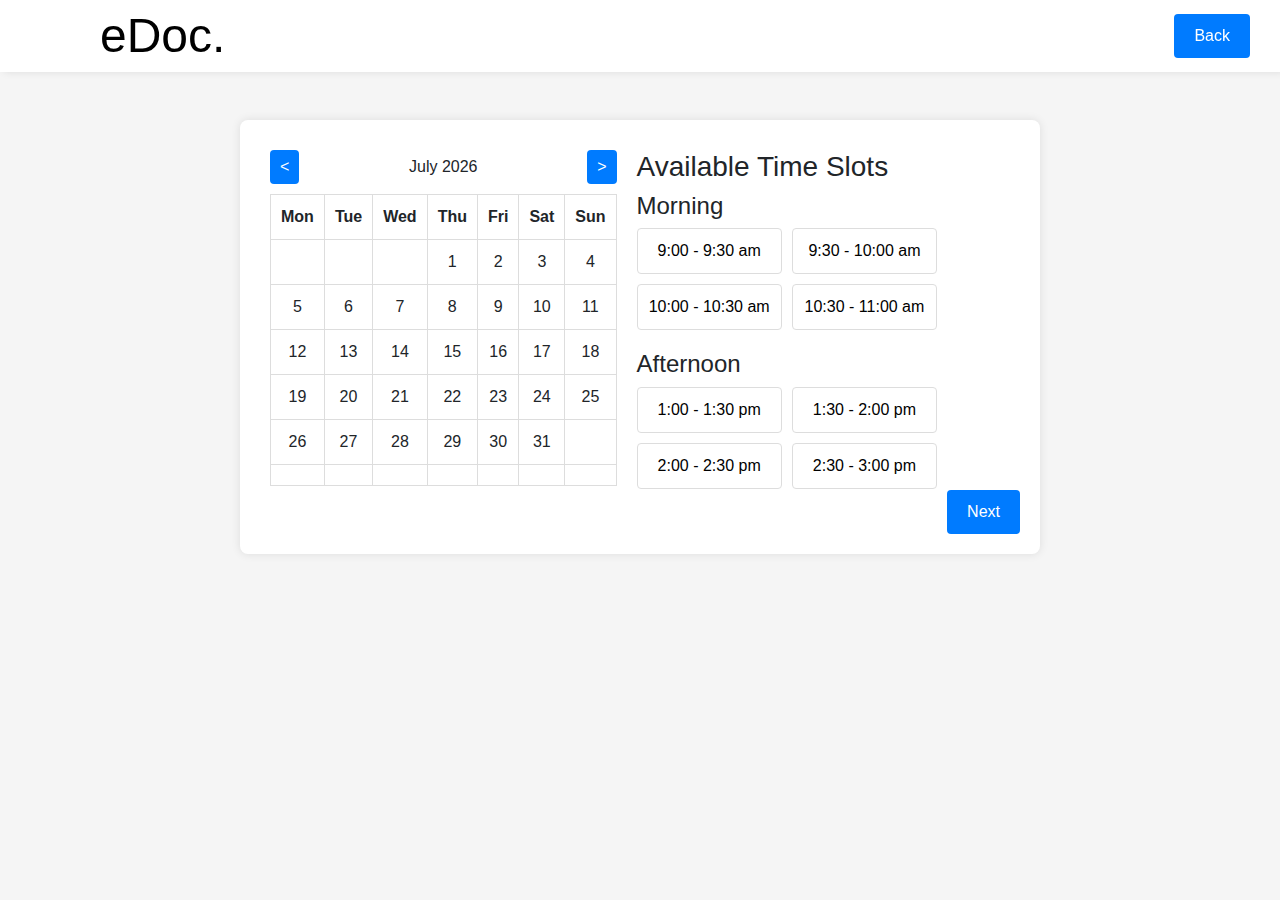
<file: page/Endocrinologist.html>
<!DOCTYPE html>
<html lang="en">
<head>
    <meta charset="UTF-8">
    <meta name="viewport" content="width=device-width, initial-scale=1.0">
    <title>Endocrinologist</title>
    <link href="https://cdn.jsdelivr.net/npm/bootstrap@5.3.0/dist/css/bootstrap.min.css" rel="stylesheet">
    <style>
        body {
            font-family: Arial, sans-serif;
            margin: 0;
            padding: 0;
            background-color: #f5f5f5;
            display: flex;
            flex-direction: column;
            min-height: 100vh;
        }

        .desktop-nav {
            width: 100%;
            display: flex;
            background-color: #fff;
            box-shadow: 4px 0 8px rgba(0, 0, 0, 0.1);
            justify-content: space-between;
            align-items: center;
            padding: 0px ;
            position: fixed;
            top: 0;
            left: 0;
            z-index: 1000;
        }

        .logo-name {
            font-size: 3rem;
            color: #000;
            margin-left: 100px;
        }

        .container {
            display: flex;
            flex-direction: row;
            justify-content: space-between;
            padding: 20px;
            max-width: 800px;
            margin: auto;
            background-color: #fff;
            box-shadow: 0 0 10px rgba(0, 0, 0, 0.1);
            border-radius: 8px;
            margin-top: 120px;
            max-height: 110vh;
        }

        .calendar-section,
        .time-slot-section {
            flex: 1;
            margin: 10px;
        }

        .calendar-header {
            display: flex;
            justify-content: space-between;
            align-items: center;
            margin-bottom: 10px;
        }

        .calendar-header button {
            background-color: #007bff;
            color: white;
            border: none;
            padding: 5px 10px;
            cursor: pointer;
        }

        .calendar-body table {
            width: 100%;
            border-collapse: collapse;
        }

        .calendar-body th,
        .calendar-body td {
            padding: 10px;
            text-align: center;
            border: 1px solid #ddd;
            cursor: pointer;
        }

        .calendar-body td:hover {
            background-color: #e0e0e0;
        }

        .inactive {
            color: #ccc;
        }

        .active {
            background-color: #fff;
            color: black;
        }

        .selected {
            background-color: #007bff;
            color: white;
        }

        .time-slot-section h3 {
            margin-top: 0;
        }

        .time-slot {
            margin-bottom: 20px;
        }

        .time-slot-grid {
            display: flex;
            flex-wrap: wrap;
            gap: 10px;
        }

        .time-slot button {
            flex: 1 1 calc(50% - 10px);
            padding: 10px;
            border: 1px solid #ddd;
            cursor: pointer;
            display: flex;
            flex-direction: column;
            align-items: center;
            background-color: white;
            color: #000;
        }

        .time-slot button:hover,
        .time-slot button.active {
            background-color: #007bff;
            color: white;
        }

        .time-slot span {
            font-size: 0.9em;
            color: #888;
        }

        .navigation {
            margin-top: 350px;
        }

        button {
            padding: 10px 20px;
            background-color: #007bff;
            color: white;
            border: none;
            cursor: pointer;
            border-radius: 4px;
        }

        .navigation .back-btn:hover,
        .navigation button:hover {
            background-color: #0056b3;
        }

        .back-btn {
            margin-right: 30px;
        }

        #formContainer {
            display: none;
        }

        .form-control[readonly] {
            background-color: #e9ecef;
        }

        .modal-dialog {
            display: flex;
            align-items: center;
            min-height: 100vh;
        }

        .modal-body {
            text-align: center;
        }
    </style>
</head>
<body>
    <nav class="desktop-nav">
        <div class="logo-name">e<span>Doc.</span></div>
        <button class="back-btn" onclick="navigateToBack()">Back</button>
    </nav>
    <div class="container" id="calendarContainer">
        <div class="calendar-section">
            <div class="calendar-header">
                <button id="prevMonth">&lt;</button>
                <span id="monthYear">January 2024</span>
                <button id="nextMonth">&gt;</button>
            </div>
            <div class="calendar-body">
                <table>
                    <thead>
                        <tr>
                            <th>Mon</th>
                            <th>Tue</th>
                            <th>Wed</th>
                            <th>Thu</th>
                            <th>Fri</th>
                            <th>Sat</th>
                            <th>Sun</th>
                        </tr>
                    </thead>
                    <tbody id="calendarDays">
                        <!-- Calendar dates will be populated here -->
                    </tbody>
                </table>
            </div>
        </div>
        <div class="time-slot-section">
            <h3>Available Time Slots</h3>
            <div class="time-slot">
                <h4>Morning</h4>
                <div class="time-slot-grid">
                    <button class="time-button">9:00 - 9:30 am</button>
                    <button class="time-button">9:30 - 10:00 am</button>
                    <button class="time-button">10:00 - 10:30 am</button>
                    <button class="time-button">10:30 - 11:00 am</button>
                </div>
            </div>
            <div class="time-slot">
                <h4>Afternoon</h4>
                <div class="time-slot-grid">
                    <button class="time-button">1:00 - 1:30 pm</button>
                    <button class="time-button">1:30 - 2:00 pm</button>
                    <button class="time-button">2:00 - 2:30 pm</button>
                    <button class="time-button">2:30 - 3:00 pm</button>
                </div>
            </div>
        </div>
        <div class="navigation">
            <button id="nextStep">Next</button>
        </div>
    </div>
    <div class="container" id="formContainer">
        <form id="appointmentForm" class="row g-3">
            <div class="col-md-6">
                <label for="firstName" class="form-label">First name</label>
                <input type="text" class="form-control" id="firstName" name="firstName" required>
            </div>
            <div class="col-md-6">
                <label for="lastName" class="form-label">Last name</label>
                <input type="text" class="form-control" id="lastName" name="lastName" required>
            </div>
            <div class="col-md-6">
                <label for="age" class="form-label">Age</label>
                <input type="number" class="form-control" id="age" name="age" required>
            </div>
            <div class="col-md-6">
                <label for="gender" class="form-label">Gender</label>
                <select class="form-select" id="gender" name="gender" required>
                    <option selected disabled value="">Select Gender</option>
                    <option value="male">Male</option>
                    <option value="female">Female</option>
                    <option value="other">Other</option>
                </select>
            </div>
            <div class="col-md-12">
                <label for="address" class="form-label">Address</label>
                <input type="text" class="form-control" id="address" name="address" required>
            </div>
            <div class="col-md-6">
                <label for="city" class="form-label">City</label>
                <input type="text" class="form-control" id="city" name="city" required>
            </div>
            <div class="col-md-6">
                <label for="state" class="form-label">State</label>
                <input type="text" class="form-control" id="state" name="state" required>
            </div>
            <div class="col-md-6">
                <label for="doctor" class="form-label">Doctor</label>
                <select class="form-select" id="doctor" name="doctor" required>
                    <option value="Dr. Smith">Dr. Smith</option>
                    <option value="Dr. Johnson">Dr. Johnson</option>
                    <option value="Dr. Williams">Dr. Williams</option>
                </select>
            </div>
            <div class="col-md-6">
                <label for="department" class="form-label">Department</label>
                <input type="text" class="form-control" id="department" name="department" value="Endocrinology" readonly>
            </div>
            <div class="col-md-6">
                <label for="date" class="form-label">Date</label>
                <input type="text" class="form-control" id="date" name="date" readonly>
            </div>
            <div class="col-md-6">
                <label for="timeSlot" class="form-label">Time Slot</label>
                <input type="text" class="form-control" id="timeSlot" name="timeSlot" readonly>
            </div>
            <div class="col-12">
                <label for="reason" class="form-label">Reason for Visit</label>
                <textarea class="form-control" id="reason" name="reason" required></textarea>
            </div>
            <div class="col-12">
                <button type="submit" class="btn btn-primary">Submit</button>
            </div>
        </form>
    </div>
    <div class="modal" id="successModal" tabindex="-1" role="dialog">
        <div class="modal-dialog" role="document">
            <div class="modal-content">
                <div class="modal-body">
                    <p>Appointment booked successfully!</p>
                    <button type="button" class="btn btn-primary" data-bs-dismiss="modal" onclick="navigateToClose()">Close</button>
                </div>
            </div>
        </div>
    </div>
    <script src="https://cdn.jsdelivr.net/npm/bootstrap@5.3.0/dist/js/bootstrap.bundle.min.js"></script>
    <script>
        const calendarContainer = document.getElementById('calendarContainer');
        const formContainer = document.getElementById('formContainer');
        const appointmentForm = document.getElementById('appointmentForm');
        const successModal = new bootstrap.Modal(document.getElementById('successModal'), {});

        const selectedDateElement = document.getElementById('date');
        const selectedTimeSlotElement = document.getElementById('timeSlot');
        let selectedDate = null;
        let selectedTimeSlot = null;

        const daysInMonth = (month, year) => new Date(year, month, 0).getDate();

        const renderCalendar = (month, year) => {
            const calendarDays = document.getElementById('calendarDays');
            calendarDays.innerHTML = '';
            const firstDay = new Date(year, month).getDay();
            const days = daysInMonth(month + 1, year);

            let date = 1;
            for (let i = 0; i < 6; i++) {
                const row = document.createElement('tr');

                for (let j = 0; j < 7; j++) {
                    const cell = document.createElement('td');
                    if (i === 0 && j < firstDay) {
                        cell.classList.add('inactive');
                        row.appendChild(cell);
                    } else if (date > days) {
                        cell.classList.add('inactive');
                        row.appendChild(cell);
                    } else {
                        cell.textContent = date;
                        cell.addEventListener('click', () => {
                            if (selectedDate) {
                                selectedDate.classList.remove('selected');
                            }
                            cell.classList.add('selected');
                            selectedDate = cell;
                            selectedDateElement.value = `${year}-${String(month + 1).padStart(2, '0')}-${String(date).padStart(2, '0')}`;
                        });
                        row.appendChild(cell);
                        date++;
                    }
                }

                calendarDays.appendChild(row);
            }
        };

        document.getElementById('nextMonth').addEventListener('click', () => {
            currentMonth = (currentMonth + 1) % 12;
            currentYear = currentMonth === 0 ? currentYear + 1 : currentYear;
            renderCalendar(currentMonth, currentYear);
            document.getElementById('monthYear').textContent = new Date(currentYear, currentMonth).toLocaleString('default', { month: 'long', year: 'numeric' });
        });

        document.getElementById('prevMonth').addEventListener('click', () => {
            currentMonth = (currentMonth - 1 + 12) % 12;
            currentYear = currentMonth === 11 ? currentYear - 1 : currentYear;
            renderCalendar(currentMonth, currentYear);
            document.getElementById('monthYear').textContent = new Date(currentYear, currentMonth).toLocaleString('default', { month: 'long', year: 'numeric' });
        });

        const timeButtons = document.querySelectorAll('.time-button');
        timeButtons.forEach(button => {
            button.addEventListener('click', () => {
                if (selectedTimeSlot) {
                    selectedTimeSlot.classList.remove('active');
                }
                button.classList.add('active');
                selectedTimeSlot = button;
                selectedTimeSlotElement.value = button.textContent;
            });
        });

        document.getElementById('nextStep').addEventListener('click', () => {
            if (!selectedDate || !selectedTimeSlot) {
                alert('Please select a date and time slot');
                return;
            }
            calendarContainer.style.display = 'none';
            formContainer.style.display = 'flex';
        });

        appointmentForm.addEventListener('submit', function(event) {
            event.preventDefault();
            const formData = {
                firstName: document.getElementById('firstName').value,
                lastName: document.getElementById('lastName').value,
                age: document.getElementById('age').value,
                gender: document.getElementById('gender').value,
                address: document.getElementById('address').value,
                city: document.getElementById('city').value,
                state: document.getElementById('state').value,
                doctor: document.getElementById('doctor').value,
                department: document.getElementById('department').value,
                date: document.getElementById('date').value,
                timeSlot: document.getElementById('timeSlot').value,
                reason: document.getElementById('reason').value
            };
            localStorage.setItem('appointmentData', JSON.stringify(formData));
            successModal.show();
        });

        function navigateToBack() {
            window.location.href = "home.html";
        }

        function navigateToClose() {
            window.location.href = "home.html"; // Redirect to the new page to show details
        }

        let currentMonth = new Date().getMonth();
        let currentYear = new Date().getFullYear();
        document.getElementById('monthYear').textContent = new Date(currentYear, currentMonth).toLocaleString('default', { month: 'long', year: 'numeric' });
        renderCalendar(currentMonth, currentYear);
    </script>
</body>
</html>
</file>
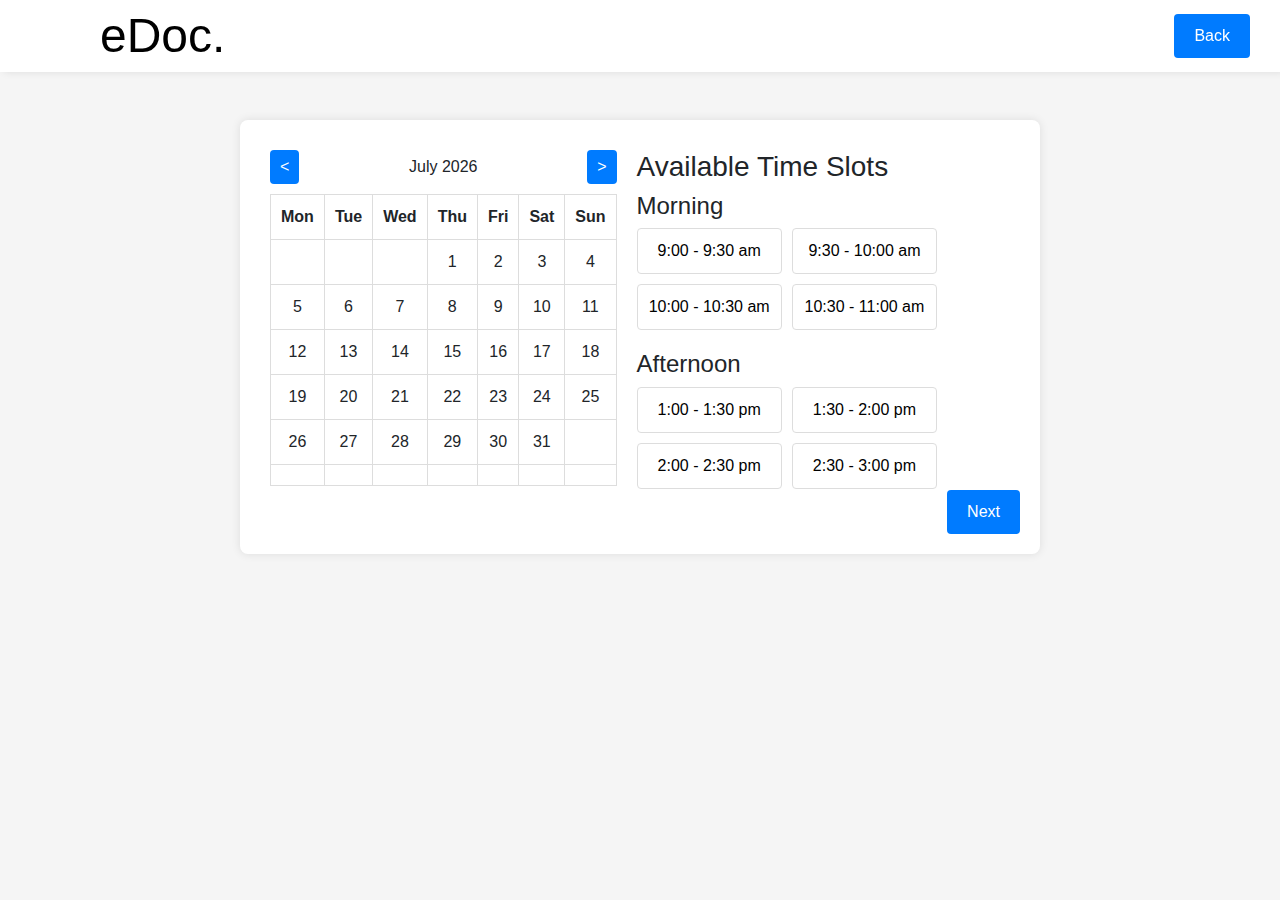
<file: page/Gastroenterologist.html>
<!DOCTYPE html>
<html lang="en">
<head>
    <meta charset="UTF-8">
    <meta name="viewport" content="width=device-width, initial-scale=1.0">
    <title>Booking Calendar</title>
    <link href="https://cdn.jsdelivr.net/npm/bootstrap@5.3.0/dist/css/bootstrap.min.css" rel="stylesheet">
    <style>
        body {
            font-family: Arial, sans-serif;
            margin: 0;
            padding: 0;
            background-color: #f5f5f5;
            display: flex;
            flex-direction: column;
            min-height: 100vh;
        }

        .desktop-nav {
            width: 100%;
            display: flex;
            background-color: #fff;
            box-shadow: 4px 0 8px rgba(0, 0, 0, 0.1);
            justify-content: space-between;
            align-items: center;
            padding: 0px ;
            position: fixed;
            top: 0;
            left: 0;
            z-index: 1000;
        }

        .logo-name {
            font-size: 3rem;
            color: #000;
            margin-left: 100px;
        }

        .container {
            display: flex;
            flex-direction: row;
            justify-content: space-between;
            padding: 20px;
            max-width: 800px;
            margin: auto;
            background-color: #fff;
            box-shadow: 0 0 10px rgba(0, 0, 0, 0.1);
            border-radius: 8px;
            margin-top: 120px;
            max-height: 110vh;
        }

        .calendar-section,
        .time-slot-section {
            flex: 1;
            margin: 10px;
        }

        .calendar-header {
            display: flex;
            justify-content: space-between;
            align-items: center;
            margin-bottom: 10px;
        }

        .calendar-header button {
            background-color: #007bff;
            color: white;
            border: none;
            padding: 5px 10px;
            cursor: pointer;
        }

        .calendar-body table {
            width: 100%;
            border-collapse: collapse;
        }

        .calendar-body th,
        .calendar-body td {
            padding: 10px;
            text-align: center;
            border: 1px solid #ddd;
            cursor: pointer;
        }

        .calendar-body td:hover {
            background-color: #e0e0e0;
        }

        .inactive {
            color: #ccc;
        }

        .active {
            background-color: #fff;
            color: black;
        }

        .selected {
            background-color: #007bff;
            color: white;
        }

        .time-slot-section h3 {
            margin-top: 0;
        }

        .time-slot {
            margin-bottom: 20px;
        }

        .time-slot-grid {
            display: flex;
            flex-wrap: wrap;
            gap: 10px;
        }

        .time-slot button {
            flex: 1 1 calc(50% - 10px);
            padding: 10px;
            border: 1px solid #ddd;
            cursor: pointer;
            display: flex;
            flex-direction: column;
            align-items: center;
            background-color: white;
            color: #000;
        }

        .time-slot button:hover,
        .time-slot button.active {
            background-color: #007bff;
            color: white;
        }

        .time-slot span {
            font-size: 0.9em;
            color: #888;
        }

        .navigation {
            margin-top: 350px;
        }

        button {
            padding: 10px 20px;
            background-color: #007bff;
            color: white;
            border: none;
            cursor: pointer;
            border-radius: 4px;
        }

        .navigation .back-btn:hover,
        .navigation button:hover {
            background-color: #0056b3;
        }

        .back-btn {
            margin-right: 30px;
        }

        #formContainer {
            display: none;
        }

        .form-control[readonly] {
            background-color: #e9ecef;
        }

        .modal-dialog {
            display: flex;
            align-items: center;
            min-height: 100vh;
        }

        .modal-body {
            text-align: center;
        }
    </style>
</head>
<body>
    <nav class="desktop-nav">
        <div class="logo-name">e<span>Doc.</span></div>
        <button class="back-btn" onclick="navigateToBack()">Back</button>
    </nav>
    <div class="container" id="calendarContainer">
        <div class="calendar-section">
            <div class="calendar-header">
                <button id="prevMonth">&lt;</button>
                <span id="monthYear">January 2024</span>
                <button id="nextMonth">&gt;</button>
            </div>
            <div class="calendar-body">
                <table>
                    <thead>
                        <tr>
                            <th>Mon</th>
                            <th>Tue</th>
                            <th>Wed</th>
                            <th>Thu</th>
                            <th>Fri</th>
                            <th>Sat</th>
                            <th>Sun</th>
                        </tr>
                    </thead>
                    <tbody id="calendarDays">
                        <!-- Calendar dates will be populated here -->
                    </tbody>
                </table>
            </div>
        </div>
        <div class="time-slot-section">
            <h3>Available Time Slots</h3>
            <div class="time-slot">
                <h4>Morning</h4>
                <div class="time-slot-grid">
                    <button class="time-button">9:00 - 9:30 am</button>
                    <button class="time-button">9:30 - 10:00 am</button>
                    <button class="time-button">10:00 - 10:30 am</button>
                    <button class="time-button">10:30 - 11:00 am</button>
                </div>
            </div>
            <div class="time-slot">
                <h4>Afternoon</h4>
                <div class="time-slot-grid">
                    <button class="time-button">1:00 - 1:30 pm</button>
                    <button class="time-button">1:30 - 2:00 pm</button>
                    <button class="time-button">2:00 - 2:30 pm</button>
                    <button class="time-button">2:30 - 3:00 pm</button>
                </div>
            </div>
        </div>
        <div class="navigation">
            <button id="nextStep">Next</button>
        </div>
    </div>
    <div class="container" id="formContainer">
        <form id="appointmentForm" class="row g-3">
            <div class="col-md-6">
                <label for="firstName" class="form-label">First name</label>
                <input type="text" class="form-control" id="firstName" name="firstName" required>
            </div>
            <div class="col-md-6">
                <label for="lastName" class="form-label">Last name</label>
                <input type="text" class="form-control" id="lastName" name="lastName" required>
            </div>
            <div class="col-md-6">
                <label for="age" class="form-label">Age</label>
                <input type="number" class="form-control" id="age" name="age" required>
            </div>
            <div class="col-md-6">
                <label for="gender" class="form-label">Gender</label>
                <select class="form-select" id="gender" name="gender" required>
                    <option selected disabled value="">Select Gender</option>
                    <option value="male">Male</option>
                    <option value="female">Female</option>
                    <option value="other">Other</option>
                </select>
            </div>
            <div class="col-md-12">
                <label for="address" class="form-label">Address</label>
                <input type="text" class="form-control" id="address" name="address" required>
            </div>
            <div class="col-md-6">
                <label for="city" class="form-label">City</label>
                <input type="text" class="form-control" id="city" name="city" required>
            </div>
            <div class="col-md-6">
                <label for="state" class="form-label">State</label>
                <input type="text" class="form-control" id="state" name="state" required>
            </div>
            <div class="col-md-6">
                <label for="doctor" class="form-label">Doctor</label>
                <select class="form-select" id="doctor" name="doctor" required>
                    <option value="Dr. Smith">Dr. Smith</option>
                    <option value="Dr. Johnson">Dr. Johnson</option>
                    <option value="Dr. Williams">Dr. Williams</option>
                </select>
            </div>
            <div class="col-md-6">
                <label for="department" class="form-label">Department</label>
                <input type="text" class="form-control" id="department" name="department" value="Gastroenterologist" readonly>
            </div>
            <div class="col-md-6">
                <label for="date" class="form-label">Date</label>
                <input type="text" class="form-control" id="date" name="date" readonly>
            </div>
            <div class="col-md-6">
                <label for="timeSlot" class="form-label">Time Slot</label>
                <input type="text" class="form-control" id="timeSlot" name="timeSlot" readonly>
            </div>
            <div class="col-12">
                <label for="reason" class="form-label">Reason for Visit</label>
                <textarea class="form-control" id="reason" name="reason" required></textarea>
            </div>
            <div class="col-12">
                <button type="submit" class="btn btn-primary">Submit</button>
            </div>
        </form>
    </div>
    <div class="modal" id="successModal" tabindex="-1" role="dialog">
        <div class="modal-dialog" role="document">
            <div class="modal-content">
                <div class="modal-body">
                    <p>Appointment booked successfully!</p>
                    <button type="button" class="btn btn-primary" data-bs-dismiss="modal" onclick="navigateToClose()">Close</button>
                </div>
            </div>
        </div>
    </div>
    <script src="https://cdn.jsdelivr.net/npm/bootstrap@5.3.0/dist/js/bootstrap.bundle.min.js"></script>
    <script>
        const calendarContainer = document.getElementById('calendarContainer');
        const formContainer = document.getElementById('formContainer');
        const appointmentForm = document.getElementById('appointmentForm');
        const successModal = new bootstrap.Modal(document.getElementById('successModal'), {});

        const selectedDateElement = document.getElementById('date');
        const selectedTimeSlotElement = document.getElementById('timeSlot');
        let selectedDate = null;
        let selectedTimeSlot = null;

        const daysInMonth = (month, year) => new Date(year, month, 0).getDate();

        const renderCalendar = (month, year) => {
            const calendarDays = document.getElementById('calendarDays');
            calendarDays.innerHTML = '';
            const firstDay = new Date(year, month).getDay();
            const days = daysInMonth(month + 1, year);

            let date = 1;
            for (let i = 0; i < 6; i++) {
                const row = document.createElement('tr');

                for (let j = 0; j < 7; j++) {
                    const cell = document.createElement('td');
                    if (i === 0 && j < firstDay) {
                        cell.classList.add('inactive');
                        row.appendChild(cell);
                    } else if (date > days) {
                        cell.classList.add('inactive');
                        row.appendChild(cell);
                    } else {
                        cell.textContent = date;
                        cell.addEventListener('click', () => {
                            if (selectedDate) {
                                selectedDate.classList.remove('selected');
                            }
                            cell.classList.add('selected');
                            selectedDate = cell;
                            selectedDateElement.value = `${year}-${String(month + 1).padStart(2, '0')}-${String(date).padStart(2, '0')}`;
                        });
                        row.appendChild(cell);
                        date++;
                    }
                }

                calendarDays.appendChild(row);
            }
        };

        document.getElementById('nextMonth').addEventListener('click', () => {
            currentMonth = (currentMonth + 1) % 12;
            currentYear = currentMonth === 0 ? currentYear + 1 : currentYear;
            renderCalendar(currentMonth, currentYear);
            document.getElementById('monthYear').textContent = new Date(currentYear, currentMonth).toLocaleString('default', { month: 'long', year: 'numeric' });
        });

        document.getElementById('prevMonth').addEventListener('click', () => {
            currentMonth = (currentMonth - 1 + 12) % 12;
            currentYear = currentMonth === 11 ? currentYear - 1 : currentYear;
            renderCalendar(currentMonth, currentYear);
            document.getElementById('monthYear').textContent = new Date(currentYear, currentMonth).toLocaleString('default', { month: 'long', year: 'numeric' });
        });

        const timeButtons = document.querySelectorAll('.time-button');
        timeButtons.forEach(button => {
            button.addEventListener('click', () => {
                if (selectedTimeSlot) {
                    selectedTimeSlot.classList.remove('active');
                }
                button.classList.add('active');
                selectedTimeSlot = button;
                selectedTimeSlotElement.value = button.textContent;
            });
        });

        document.getElementById('nextStep').addEventListener('click', () => {
            if (!selectedDate || !selectedTimeSlot) {
                alert('Please select a date and time slot');
                return;
            }
            calendarContainer.style.display = 'none';
            formContainer.style.display = 'flex';
        });

        appointmentForm.addEventListener('submit', function(event) {
            event.preventDefault();
            const formData = {
                firstName: document.getElementById('firstName').value,
                lastName: document.getElementById('lastName').value,
                age: document.getElementById('age').value,
                gender: document.getElementById('gender').value,
                address: document.getElementById('address').value,
                city: document.getElementById('city').value,
                state: document.getElementById('state').value,
                doctor: document.getElementById('doctor').value,
                department: document.getElementById('department').value,
                date: document.getElementById('date').value,
                timeSlot: document.getElementById('timeSlot').value,
                reason: document.getElementById('reason').value
            };
            localStorage.setItem('appointmentData', JSON.stringify(formData));
            successModal.show();
        });

        function navigateToBack() {
            window.location.href = "home.html";
        }

        function navigateToClose() {
            window.location.href = "home.html"; // Redirect to the new page to show details
        }

        let currentMonth = new Date().getMonth();
        let currentYear = new Date().getFullYear();
        document.getElementById('monthYear').textContent = new Date(currentYear, currentMonth).toLocaleString('default', { month: 'long', year: 'numeric' });
        renderCalendar(currentMonth, currentYear);
    </script>
</body>
</html>
</file>
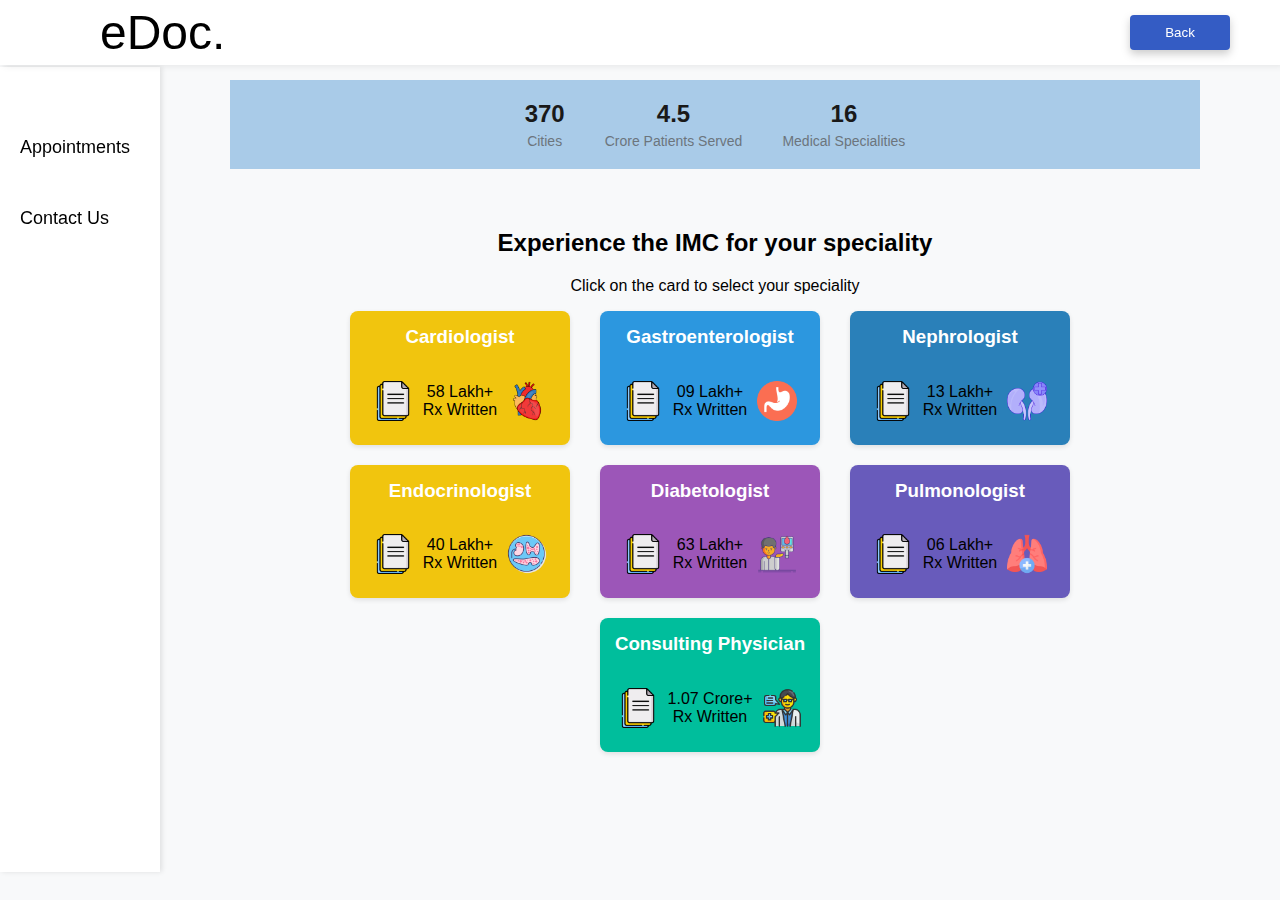
<file: page/home.html>
<!DOCTYPE html>
<html lang="en">
<head>
    <meta charset="UTF-8">
    <meta name="viewport" content="width=device-width, initial-scale=1.0">
    <title>Medical Specialities</title>
    <style>
        body {
            font-family: Arial, sans-serif;
            margin: 0;
            padding: 0;
            display: flex;
            background-color: #f8f9fa;
        }

        .desktop-nav {
            width: 100%;
            display: flex;
            background-color: #fff;
            box-shadow: 4px 0 8px rgba(0, 0, 0, 0.1);
            justify-content: space-between;
            align-items: center;
            padding: 5px 0;
            position: fixed;
            top: 0;
            left: 0;
            z-index: 1000;
        }

        .logo-name {
            font-size: 3rem;
            color: #000;
            margin-left: 100px;
        }

        .sidebar {
            width: 120px;
            background-color: #fff;
            height: 85vh;
            padding: 20px;
            box-shadow: 2px 0 5px rgba(0, 0, 0, 0.1);
            position: fixed;
            top: 67px;
        }

        .sidebar ul {
            list-style-type: none;
            padding: 0;
        }

        .sidebar ul li {
            margin: 50px 0;
        }

        .sidebar ul li a {
            color: black;
            text-decoration: none;
            font-size: 18px;
        }

        .sidebar a:hover {
            color: #162745;
            text-decoration: underline;
            text-underline-offset: 1rem;
            text-decoration-color: #203252;
        }

        .main-content {
            margin-left: 150px;
            padding: 80px;
            width: calc(100% - 150px);
        }

        .stats {
            display: flex;
            justify-content: center;
            padding: 20px;
            background-color: #a9cbe8;
            text-align: center;
        }

        .stat {
            margin: 0 20px;
        }

        .stat .number {
            font-size: 24px;
            font-weight: bold;
            color: #191919;
        }

        .stat .label {
            display: block;
            margin-top: 5px;
            font-size: 14px;
            color: #6c757d;
        }

        .content {
            text-align: center;
            padding: 40px;
            display: flex;
            justify-content: center;
            align-items: flex-start;
            gap: 20px;
        }

        .container {
            max-width: 1200px;
        }

        .grid {
            display: flex;
            flex-wrap: wrap;
            justify-content: center;
            gap: 20px;
        }
        .card {
    background-color: #fff;
    border-radius: 8px;
    box-shadow: 0 2px 5px rgba(0, 0, 0, 0.1);
    padding: 10px;
    width: 200px;
    text-align: center;
    cursor: pointer;
    margin-right: 10px;
    display: flex;
    flex-direction: column;
    align-items: center;
    transition: transform 0.3s ease, box-shadow 0.3s ease; /* Added transition for smooth effect */
}

.card:hover {
    transform: scale(1.05); /* Enlarges the card slightly on hover */
    box-shadow: 0 4px 8px rgba(0, 0, 0, 0.2); /* Increases shadow for more emphasis */
}

        .card-content {
            display: flex;
            align-items: center;
            justify-content: center;
            gap: 10px;
        }

        .card img {
            width: 40px; /* Adjust size as needed */
            height: auto;
        }

        .card h3 {
            color: #fff;
            margin-top: 5px;
        }

        button {
            width: 100px;
            padding: 10px;
            background-color: #345cc4;
            color: #fff;
            border: none;
            border-radius: 4px;
            margin-right: 50px;
            filter: drop-shadow(0px 4px 4px rgba(0, 0, 0, 0.2));
            cursor: pointer;
        }

        .back-btn:hover {
            background-color: #fff;
            color: #345cc4;
        }

        .modal {
            display: none;
            position: fixed;
            z-index: 1001;
            left: 0;
            top: 0;
            width: 100%;
            height: 100%;
            overflow: auto;
            background-color: rgb(0,0,0);
            background-color: rgba(0,0,0,0.4);
            padding-top: 60px;
        }

        .modal-content {
            background-color: #fefefe;
            margin: 5% auto;
            padding: 20px;
            border: 1px solid #888;
            width: 90%;
            max-width: 500px;
            text-align: left;
        }

        .close {
            color: #aaa;
            float: right;
            font-size: 28px;
            font-weight: bold;
        }

        .close:hover,
        .close:focus {
            color: black;
            text-decoration: none;
            cursor: pointer;
        }

        input[type="text"],
        input[type="email"],
        input[type="message"] {
            width: 100%;
            padding: 10px;
            margin: 10px 0;
            border: 1px solid #ccc;
            border-radius: 4px;
            box-sizing: border-box;
        }

        label {
            font-weight: bold;
        }

        input[type="submit"] {
            width: auto;
            padding: 10px 20px;
            background-color: #345cc4;
            color: #fff;
            border: none;
            border-radius: 4px;
            cursor: pointer;
            transition: background-color 0.3s;
        }

        input[type="submit"]:hover {
            background-color: #203252;
        }
    </style>
</head>
<body>
    <nav class="desktop-nav">
        <div class="logo-name">e<span>Doc.</span></div>
        <button class="back-btn" onclick="navigateToBackh()">Back</button>
    </nav>
    <div class="sidebar">
        <ul>
            <li><a href="#" onclick="navigateToAppointment()">Appointments</a></li>
            <li><a href="#" onclick="openModal()">Contact Us</a></li>
        </ul>
    </div>
    <div class="main-content">
        <div class="stats">
            <div class="stat">
                <span class="number">370</span>
                <span class="label">Cities</span>
            </div>
            <div class="stat">
                <span class="number">4.5</span>
                <span class="label">Crore Patients Served</span>
            </div>
            <div class="stat">
                <span class="number">16</span>
                <span class="label">Medical Specialities</span>
            </div>
        </div>
        <div class="content">
            <div class="container">
                <h2>Experience the IMC for your speciality</h2>
                <p>Click on the card to select your speciality</p>
                <div class="grid">
                    <div class="card" style="background-color: #F1C50E;">
                        <h3>Cardiologist</h3>
                        <div class="card-content" onclick="navigateToCardo()">
                            <img src="../img/file.png" alt="icons">
                            <p>58 Lakh+ <br>Rx Written</p>
                            <img src="../img/heart.png" alt="Cardiologist">
                        </div>
                    </div>
                    
                    <div class="card" style="background-color: #2C97DF;">
                        <h3>Gastroenterologist</h3>
                        <div class="card-content" onclick="navigateToGas()">
                            <img src="../img/file.png" alt="icons">
                            <p>09 Lakh+ <br>Rx Written</p>
                            <img src="../img/stomach.png" alt="Gastroenterologist">
                        </div>
                    </div>
                    <div class="card" style="background-color: #2A80B9;">
                        <h3>Nephrologist</h3>
                        <div class="card-content"  onclick="navigateTonep()">
                            <img src="../img/file.png" alt="icons">
                            <p>13 Lakh+ <br>Rx Written</p>
                            <img src="../img/kidney.png" alt="Nephrologist">
                        </div>
                    </div>
                    <div class="card" style="background-color: #F1C50E;">
                        <h3>Endocrinologist</h3>
                        <div class="card-content" onclick=" navigateToend()">
                            <img src="../img/file.png" alt="icons">
                            <p>40 Lakh+ <br>Rx Written</p>
                            <img src="../img/endocrinology.png" alt="Endocrinologist">
                        </div>
                    </div>
                    <div class="card" style="background-color: #9C56B8;">
                        <h3>Diabetologist</h3>
                        <div class="card-content" onclick=" navigateTodia()">
                            <img src="../img/file.png" alt="icons">
                            <p>63 Lakh+ <br>Rx Written</p>
                            <img src="../img/diabetes.png" alt="Diabetologist">
                        </div>
                    </div>
                    <div class="card" style="background-color: #685BBB;">
                        <h3>Pulmonologist</h3>
                        <div class="card-content" onclick=" navigateTopul()">
                            <img src="../img/file.png" alt="icons">
                            <p>06 Lakh+ <br>Rx Written</p>
                            <img src="../img/pulmonology.png" alt="Pulmonologist">
                        </div>
                    </div>
                    <div class="card" style="background-color: #00BE9C;">
                        <h3>Consulting Physician</h3>
                        <div class="card-content"  onclick=" navigateTophy()">
                            <img src="../img/file.png" alt="icons">
                            <p>1.07 Crore+ <br>Rx Written</p>
                            <img src="../img/consulting.png" alt="Consulting Physician">
                        </div>
                    </div>
                </div>
            </div>
        </div>
    </div>

    <!-- The Modal -->
    <div id="myModal" class="modal">
        <div class="modal-content">
            <span class="close" onclick="closeModal()">&times;</span>
            <h2>Contact Us</h2>
            <form id="contactForm" onsubmit="return handleSubmit(event)">
                <label for="name">Name:</label>
                <input type="text" id="name" name="name" required><br><br>
                <label for="email">Email:</label>
                <input type="email" id="email" name="email" required><br><br>
                <label for="message">Message:</label><br>
                <input type="message" id="message" name="message" required><br><br>
                <input type="submit" value="Send">
            </form>
        </div>
    </div>

    <script>
        function navigateToBackh() {
            window.location.href = "../index.html";
        }

        function navigateToCardo(){
            window.location.href="Cardiologist.html";
        }
        
        function navigateToGas(){
            window.location.href="Gastroenterologist.html";
        }

        function navigateTonep(){
            window.location.href="Nephrologist.html";
        }

        function navigateToend(){
            window.location.href="Endocrinologist.html";
        }

        function navigateTodia(){
            window.location.href="Diabetologist.html";
        }

        function navigateTopul(){
            window.location.href="Pulmonologist.html";
        }

        function navigateTophy(){
            window.location.href="Consulting Physician.html";
        }


        function navigateToAppointment(){
            window.location.href="appointment.html";
        }

        function openModal() {
            document.getElementById("myModal").style.display = "block";
        }

        function closeModal() {
            document.getElementById("myModal").style.display = "none";
        }

        function handleSubmit(event) {
            event.preventDefault();
            alert("Successfully sent");
            closeModal();
        }

        window.onclick = function(event) {
            if (event.target == document.getElementById("myModal")) {
                closeModal();
            }
        }
    </script>
</body>
</html>
</file>
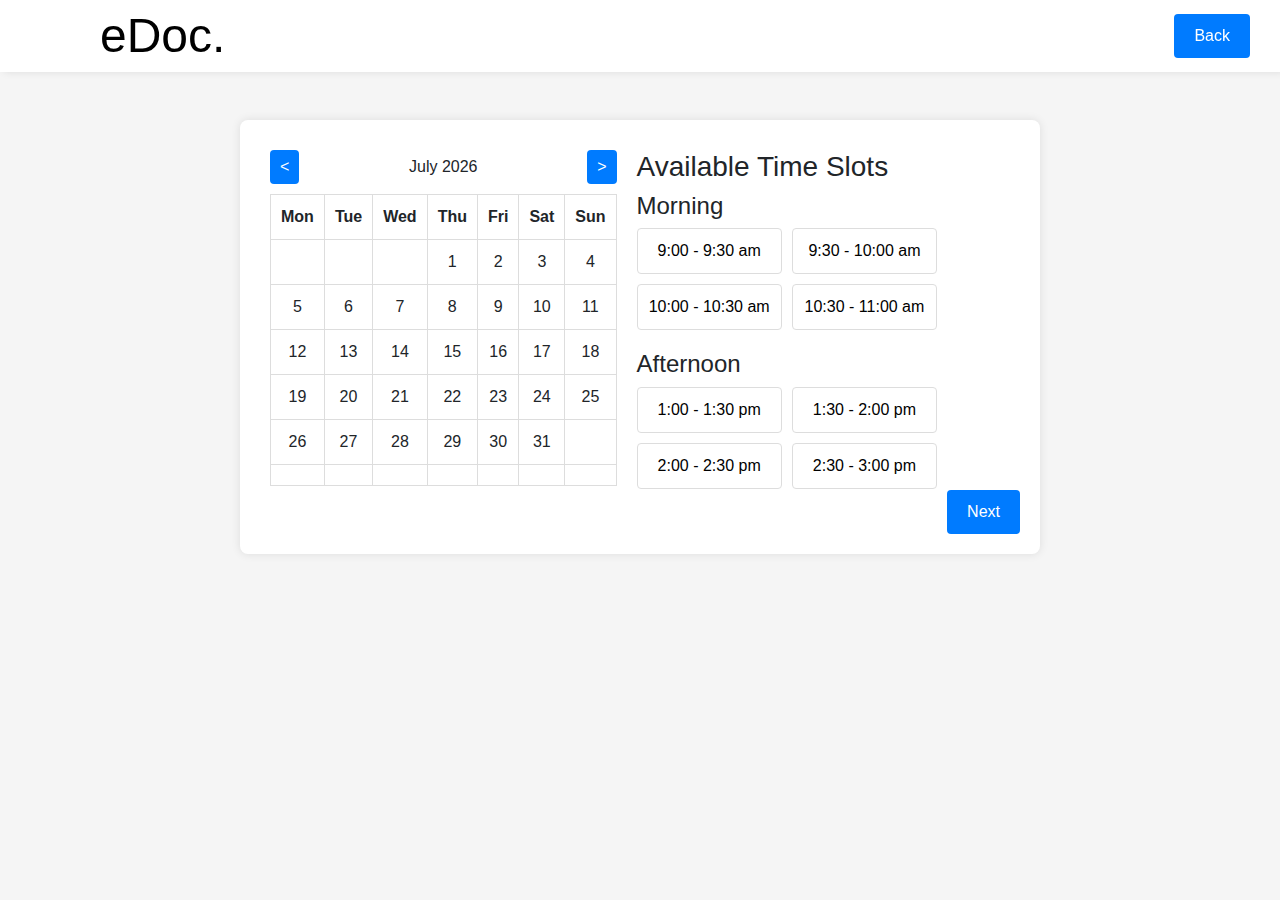
<file: page/Nephrologist.html>
<!DOCTYPE html>
<html lang="en">
<head>
    <meta charset="UTF-8">
    <meta name="viewport" content="width=device-width, initial-scale=1.0">
    <title>Nephrologist</title>
    <link href="https://cdn.jsdelivr.net/npm/bootstrap@5.3.0/dist/css/bootstrap.min.css" rel="stylesheet">
    <style>
        body {
            font-family: Arial, sans-serif;
            margin: 0;
            padding: 0;
            background-color: #f5f5f5;
            display: flex;
            flex-direction: column;
            min-height: 100vh;
        }

        .desktop-nav {
            width: 100%;
            display: flex;
            background-color: #fff;
            box-shadow: 4px 0 8px rgba(0, 0, 0, 0.1);
            justify-content: space-between;
            align-items: center;
            padding: 0px ;
            position: fixed;
            top: 0;
            left: 0;
            z-index: 1000;
        }

        .logo-name {
            font-size: 3rem;
            color: #000;
            margin-left: 100px;
        }

        .container {
            display: flex;
            flex-direction: row;
            justify-content: space-between;
            padding: 20px;
            max-width: 800px;
            margin: auto;
            background-color: #fff;
            box-shadow: 0 0 10px rgba(0, 0, 0, 0.1);
            border-radius: 8px;
            margin-top: 120px;
            max-height: 110vh;
        }

        .calendar-section,
        .time-slot-section {
            flex: 1;
            margin: 10px;
        }

        .calendar-header {
            display: flex;
            justify-content: space-between;
            align-items: center;
            margin-bottom: 10px;
        }

        .calendar-header button {
            background-color: #007bff;
            color: white;
            border: none;
            padding: 5px 10px;
            cursor: pointer;
        }

        .calendar-body table {
            width: 100%;
            border-collapse: collapse;
        }

        .calendar-body th,
        .calendar-body td {
            padding: 10px;
            text-align: center;
            border: 1px solid #ddd;
            cursor: pointer;
        }

        .calendar-body td:hover {
            background-color: #e0e0e0;
        }

        .inactive {
            color: #ccc;
        }

        .active {
            background-color: #fff;
            color: black;
        }

        .selected {
            background-color: #007bff;
            color: white;
        }

        .time-slot-section h3 {
            margin-top: 0;
        }

        .time-slot {
            margin-bottom: 20px;
        }

        .time-slot-grid {
            display: flex;
            flex-wrap: wrap;
            gap: 10px;
        }

        .time-slot button {
            flex: 1 1 calc(50% - 10px);
            padding: 10px;
            border: 1px solid #ddd;
            cursor: pointer;
            display: flex;
            flex-direction: column;
            align-items: center;
            background-color: white;
            color: #000;
        }

        .time-slot button:hover,
        .time-slot button.active {
            background-color: #007bff;
            color: white;
        }

        .time-slot span {
            font-size: 0.9em;
            color: #888;
        }

        .navigation {
            margin-top: 350px;
        }

        button {
            padding: 10px 20px;
            background-color: #007bff;
            color: white;
            border: none;
            cursor: pointer;
            border-radius: 4px;
        }

        .navigation .back-btn:hover,
        .navigation button:hover {
            background-color: #0056b3;
        }

        .back-btn {
            margin-right: 30px;
        }

        #formContainer {
            display: none;
        }

        .form-control[readonly] {
            background-color: #e9ecef;
        }

        .modal-dialog {
            display: flex;
            align-items: center;
            min-height: 100vh;
        }

        .modal-body {
            text-align: center;
        }
    </style>
</head>
<body>
    <nav class="desktop-nav">
        <div class="logo-name">e<span>Doc.</span></div>
        <button class="back-btn" onclick="navigateToBack()">Back</button>
    </nav>
    <div class="container" id="calendarContainer">
        <div class="calendar-section">
            <div class="calendar-header">
                <button id="prevMonth">&lt;</button>
                <span id="monthYear">January 2024</span>
                <button id="nextMonth">&gt;</button>
            </div>
            <div class="calendar-body">
                <table>
                    <thead>
                        <tr>
                            <th>Mon</th>
                            <th>Tue</th>
                            <th>Wed</th>
                            <th>Thu</th>
                            <th>Fri</th>
                            <th>Sat</th>
                            <th>Sun</th>
                        </tr>
                    </thead>
                    <tbody id="calendarDays">
                        <!-- Calendar dates will be populated here -->
                    </tbody>
                </table>
            </div>
        </div>
        <div class="time-slot-section">
            <h3>Available Time Slots</h3>
            <div class="time-slot">
                <h4>Morning</h4>
                <div class="time-slot-grid">
                    <button class="time-button">9:00 - 9:30 am</button>
                    <button class="time-button">9:30 - 10:00 am</button>
                    <button class="time-button">10:00 - 10:30 am</button>
                    <button class="time-button">10:30 - 11:00 am</button>
                </div>
            </div>
            <div class="time-slot">
                <h4>Afternoon</h4>
                <div class="time-slot-grid">
                    <button class="time-button">1:00 - 1:30 pm</button>
                    <button class="time-button">1:30 - 2:00 pm</button>
                    <button class="time-button">2:00 - 2:30 pm</button>
                    <button class="time-button">2:30 - 3:00 pm</button>
                </div>
            </div>
        </div>
        <div class="navigation">
            <button id="nextStep">Next</button>
        </div>
    </div>
    <div class="container" id="formContainer">
        <form id="appointmentForm" class="row g-3">
            <div class="col-md-6">
                <label for="firstName" class="form-label">First name</label>
                <input type="text" class="form-control" id="firstName" name="firstName" required>
            </div>
            <div class="col-md-6">
                <label for="lastName" class="form-label">Last name</label>
                <input type="text" class="form-control" id="lastName" name="lastName" required>
            </div>
            <div class="col-md-6">
                <label for="age" class="form-label">Age</label>
                <input type="number" class="form-control" id="age" name="age" required>
            </div>
            <div class="col-md-6">
                <label for="gender" class="form-label">Gender</label>
                <select class="form-select" id="gender" name="gender" required>
                    <option selected disabled value="">Select Gender</option>
                    <option value="male">Male</option>
                    <option value="female">Female</option>
                    <option value="other">Other</option>
                </select>
            </div>
            <div class="col-md-12">
                <label for="address" class="form-label">Address</label>
                <input type="text" class="form-control" id="address" name="address" required>
            </div>
            <div class="col-md-6">
                <label for="city" class="form-label">City</label>
                <input type="text" class="form-control" id="city" name="city" required>
            </div>
            <div class="col-md-6">
                <label for="state" class="form-label">State</label>
                <input type="text" class="form-control" id="state" name="state" required>
            </div>
            <div class="col-md-6">
                <label for="doctor" class="form-label">Doctor</label>
                <select class="form-select" id="doctor" name="doctor" required>
                    <option value="Dr. Smith">Dr. Smith</option>
                    <option value="Dr. Johnson">Dr. Johnson</option>
                    <option value="Dr. Williams">Dr. Williams</option>
                </select>
            </div>
            <div class="col-md-6">
                <label for="department" class="form-label">Department</label>
                <input type="text" class="form-control" id="department" name="department" value="Nephrology" readonly>
            </div>
            <div class="col-md-6">
                <label for="date" class="form-label">Date</label>
                <input type="text" class="form-control" id="date" name="date" readonly>
            </div>
            <div class="col-md-6">
                <label for="timeSlot" class="form-label">Time Slot</label>
                <input type="text" class="form-control" id="timeSlot" name="timeSlot" readonly>
            </div>
            <div class="col-12">
                <label for="reason" class="form-label">Reason for Visit</label>
                <textarea class="form-control" id="reason" name="reason" required></textarea>
            </div>
            <div class="col-12">
                <button type="submit" class="btn btn-primary">Submit</button>
            </div>
        </form>
    </div>
    <div class="modal" id="successModal" tabindex="-1" role="dialog">
        <div class="modal-dialog" role="document">
            <div class="modal-content">
                <div class="modal-body">
                    <p>Appointment booked successfully!</p>
                    <button type="button" class="btn btn-primary" data-bs-dismiss="modal" onclick="navigateToClose()">Close</button>
                </div>
            </div>
        </div>
    </div>
    <script src="https://cdn.jsdelivr.net/npm/bootstrap@5.3.0/dist/js/bootstrap.bundle.min.js"></script>
    <script>
        const calendarContainer = document.getElementById('calendarContainer');
        const formContainer = document.getElementById('formContainer');
        const appointmentForm = document.getElementById('appointmentForm');
        const successModal = new bootstrap.Modal(document.getElementById('successModal'), {});

        const selectedDateElement = document.getElementById('date');
        const selectedTimeSlotElement = document.getElementById('timeSlot');
        let selectedDate = null;
        let selectedTimeSlot = null;

        const daysInMonth = (month, year) => new Date(year, month, 0).getDate();

        const renderCalendar = (month, year) => {
            const calendarDays = document.getElementById('calendarDays');
            calendarDays.innerHTML = '';
            const firstDay = new Date(year, month).getDay();
            const days = daysInMonth(month + 1, year);

            let date = 1;
            for (let i = 0; i < 6; i++) {
                const row = document.createElement('tr');

                for (let j = 0; j < 7; j++) {
                    const cell = document.createElement('td');
                    if (i === 0 && j < firstDay) {
                        cell.classList.add('inactive');
                        row.appendChild(cell);
                    } else if (date > days) {
                        cell.classList.add('inactive');
                        row.appendChild(cell);
                    } else {
                        cell.textContent = date;
                        cell.addEventListener('click', () => {
                            if (selectedDate) {
                                selectedDate.classList.remove('selected');
                            }
                            cell.classList.add('selected');
                            selectedDate = cell;
                            selectedDateElement.value = `${year}-${String(month + 1).padStart(2, '0')}-${String(date).padStart(2, '0')}`;
                        });
                        row.appendChild(cell);
                        date++;
                    }
                }

                calendarDays.appendChild(row);
            }
        };

        document.getElementById('nextMonth').addEventListener('click', () => {
            currentMonth = (currentMonth + 1) % 12;
            currentYear = currentMonth === 0 ? currentYear + 1 : currentYear;
            renderCalendar(currentMonth, currentYear);
            document.getElementById('monthYear').textContent = new Date(currentYear, currentMonth).toLocaleString('default', { month: 'long', year: 'numeric' });
        });

        document.getElementById('prevMonth').addEventListener('click', () => {
            currentMonth = (currentMonth - 1 + 12) % 12;
            currentYear = currentMonth === 11 ? currentYear - 1 : currentYear;
            renderCalendar(currentMonth, currentYear);
            document.getElementById('monthYear').textContent = new Date(currentYear, currentMonth).toLocaleString('default', { month: 'long', year: 'numeric' });
        });

        const timeButtons = document.querySelectorAll('.time-button');
        timeButtons.forEach(button => {
            button.addEventListener('click', () => {
                if (selectedTimeSlot) {
                    selectedTimeSlot.classList.remove('active');
                }
                button.classList.add('active');
                selectedTimeSlot = button;
                selectedTimeSlotElement.value = button.textContent;
            });
        });

        document.getElementById('nextStep').addEventListener('click', () => {
            if (!selectedDate || !selectedTimeSlot) {
                alert('Please select a date and time slot');
                return;
            }
            calendarContainer.style.display = 'none';
            formContainer.style.display = 'flex';
        });

        appointmentForm.addEventListener('submit', function(event) {
            event.preventDefault();
            const formData = {
                firstName: document.getElementById('firstName').value,
                lastName: document.getElementById('lastName').value,
                age: document.getElementById('age').value,
                gender: document.getElementById('gender').value,
                address: document.getElementById('address').value,
                city: document.getElementById('city').value,
                state: document.getElementById('state').value,
                doctor: document.getElementById('doctor').value,
                department: document.getElementById('department').value,
                date: document.getElementById('date').value,
                timeSlot: document.getElementById('timeSlot').value,
                reason: document.getElementById('reason').value
            };
            localStorage.setItem('appointmentData', JSON.stringify(formData));
            successModal.show();
        });

        function navigateToBack() {
            window.location.href = "home.html";
        }

        function navigateToClose() {
            window.location.href = "home.html"; // Redirect to the new page to show details
        }

        let currentMonth = new Date().getMonth();
        let currentYear = new Date().getFullYear();
        document.getElementById('monthYear').textContent = new Date(currentYear, currentMonth).toLocaleString('default', { month: 'long', year: 'numeric' });
        renderCalendar(currentMonth, currentYear);
    </script>
</body>
</html>
</file>
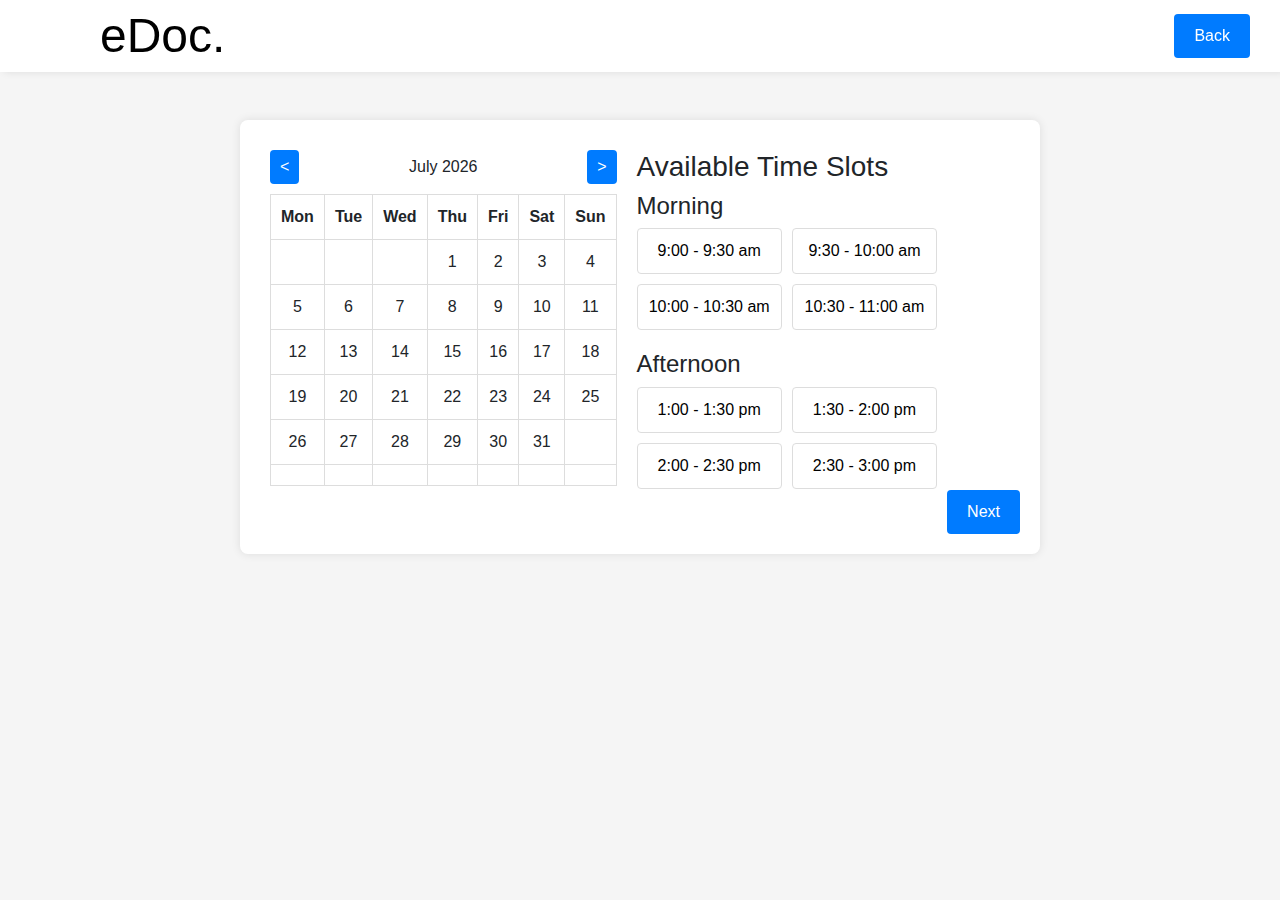
<file: page/Pulmonologist.html>
<!DOCTYPE html>
<html lang="en">
<head>
    <meta charset="UTF-8">
    <meta name="viewport" content="width=device-width, initial-scale=1.0">
    <title>Pulmonologist</title>
    <link href="https://cdn.jsdelivr.net/npm/bootstrap@5.3.0/dist/css/bootstrap.min.css" rel="stylesheet">
    <style>
        body {
            font-family: Arial, sans-serif;
            margin: 0;
            padding: 0;
            background-color: #f5f5f5;
            display: flex;
            flex-direction: column;
            min-height: 100vh;
        }

        .desktop-nav {
            width: 100%;
            display: flex;
            background-color: #fff;
            box-shadow: 4px 0 8px rgba(0, 0, 0, 0.1);
            justify-content: space-between;
            align-items: center;
            padding: 0px ;
            position: fixed;
            top: 0;
            left: 0;
            z-index: 1000;
        }

        .logo-name {
            font-size: 3rem;
            color: #000;
            margin-left: 100px;
        }

        .container {
            display: flex;
            flex-direction: row;
            justify-content: space-between;
            padding: 20px;
            max-width: 800px;
            margin: auto;
            background-color: #fff;
            box-shadow: 0 0 10px rgba(0, 0, 0, 0.1);
            border-radius: 8px;
            margin-top: 120px;
            max-height: 110vh;
        }

        .calendar-section,
        .time-slot-section {
            flex: 1;
            margin: 10px;
        }

        .calendar-header {
            display: flex;
            justify-content: space-between;
            align-items: center;
            margin-bottom: 10px;
        }

        .calendar-header button {
            background-color: #007bff;
            color: white;
            border: none;
            padding: 5px 10px;
            cursor: pointer;
        }

        .calendar-body table {
            width: 100%;
            border-collapse: collapse;
        }

        .calendar-body th,
        .calendar-body td {
            padding: 10px;
            text-align: center;
            border: 1px solid #ddd;
            cursor: pointer;
        }

        .calendar-body td:hover {
            background-color: #e0e0e0;
        }

        .inactive {
            color: #ccc;
        }

        .active {
            background-color: #fff;
            color: black;
        }

        .selected {
            background-color: #007bff;
            color: white;
        }

        .time-slot-section h3 {
            margin-top: 0;
        }

        .time-slot {
            margin-bottom: 20px;
        }

        .time-slot-grid {
            display: flex;
            flex-wrap: wrap;
            gap: 10px;
        }

        .time-slot button {
            flex: 1 1 calc(50% - 10px);
            padding: 10px;
            border: 1px solid #ddd;
            cursor: pointer;
            display: flex;
            flex-direction: column;
            align-items: center;
            background-color: white;
            color: #000;
        }

        .time-slot button:hover,
        .time-slot button.active {
            background-color: #007bff;
            color: white;
        }

        .time-slot span {
            font-size: 0.9em;
            color: #888;
        }

        .navigation {
            margin-top: 350px;
        }

        button {
            padding: 10px 20px;
            background-color: #007bff;
            color: white;
            border: none;
            cursor: pointer;
            border-radius: 4px;
        }

        .navigation .back-btn:hover,
        .navigation button:hover {
            background-color: #0056b3;
        }

        .back-btn {
            margin-right: 30px;
        }

        #formContainer {
            display: none;
        }

        .form-control[readonly] {
            background-color: #e9ecef;
        }

        .modal-dialog {
            display: flex;
            align-items: center;
            min-height: 100vh;
        }

        .modal-body {
            text-align: center;
        }
    </style>
</head>
<body>
    <nav class="desktop-nav">
        <div class="logo-name">e<span>Doc.</span></div>
        <button class="back-btn" onclick="navigateToBack()">Back</button>
    </nav>
    <div class="container" id="calendarContainer">
        <div class="calendar-section">
            <div class="calendar-header">
                <button id="prevMonth">&lt;</button>
                <span id="monthYear">January 2024</span>
                <button id="nextMonth">&gt;</button>
            </div>
            <div class="calendar-body">
                <table>
                    <thead>
                        <tr>
                            <th>Mon</th>
                            <th>Tue</th>
                            <th>Wed</th>
                            <th>Thu</th>
                            <th>Fri</th>
                            <th>Sat</th>
                            <th>Sun</th>
                        </tr>
                    </thead>
                    <tbody id="calendarDays">
                        <!-- Calendar dates will be populated here -->
                    </tbody>
                </table>
            </div>
        </div>
        <div class="time-slot-section">
            <h3>Available Time Slots</h3>
            <div class="time-slot">
                <h4>Morning</h4>
                <div class="time-slot-grid">
                    <button class="time-button">9:00 - 9:30 am</button>
                    <button class="time-button">9:30 - 10:00 am</button>
                    <button class="time-button">10:00 - 10:30 am</button>
                    <button class="time-button">10:30 - 11:00 am</button>
                </div>
            </div>
            <div class="time-slot">
                <h4>Afternoon</h4>
                <div class="time-slot-grid">
                    <button class="time-button">1:00 - 1:30 pm</button>
                    <button class="time-button">1:30 - 2:00 pm</button>
                    <button class="time-button">2:00 - 2:30 pm</button>
                    <button class="time-button">2:30 - 3:00 pm</button>
                </div>
            </div>
        </div>
        <div class="navigation">
            <button id="nextStep">Next</button>
        </div>
    </div>
    <div class="container" id="formContainer">
        <form id="appointmentForm" class="row g-3">
            <div class="col-md-6">
                <label for="firstName" class="form-label">First name</label>
                <input type="text" class="form-control" id="firstName" name="firstName" required>
            </div>
            <div class="col-md-6">
                <label for="lastName" class="form-label">Last name</label>
                <input type="text" class="form-control" id="lastName" name="lastName" required>
            </div>
            <div class="col-md-6">
                <label for="age" class="form-label">Age</label>
                <input type="number" class="form-control" id="age" name="age" required>
            </div>
            <div class="col-md-6">
                <label for="gender" class="form-label">Gender</label>
                <select class="form-select" id="gender" name="gender" required>
                    <option selected disabled value="">Select Gender</option>
                    <option value="male">Male</option>
                    <option value="female">Female</option>
                    <option value="other">Other</option>
                </select>
            </div>
            <div class="col-md-12">
                <label for="address" class="form-label">Address</label>
                <input type="text" class="form-control" id="address" name="address" required>
            </div>
            <div class="col-md-6">
                <label for="city" class="form-label">City</label>
                <input type="text" class="form-control" id="city" name="city" required>
            </div>
            <div class="col-md-6">
                <label for="state" class="form-label">State</label>
                <input type="text" class="form-control" id="state" name="state" required>
            </div>
            <div class="col-md-6">
                <label for="doctor" class="form-label">Doctor</label>
                <select class="form-select" id="doctor" name="doctor" required>
                    <option value="Dr. Smith">Dr. Smith</option>
                    <option value="Dr. Johnson">Dr. Johnson</option>
                    <option value="Dr. Williams">Dr. Williams</option>
                </select>
            </div>
            <div class="col-md-6">
                <label for="department" class="form-label">Department</label>
                <input type="text" class="form-control" id="department" name="department" value="Pulmonology" readonly>
            </div>
            <div class="col-md-6">
                <label for="date" class="form-label">Date</label>
                <input type="text" class="form-control" id="date" name="date" readonly>
            </div>
            <div class="col-md-6">
                <label for="timeSlot" class="form-label">Time Slot</label>
                <input type="text" class="form-control" id="timeSlot" name="timeSlot" readonly>
            </div>
            <div class="col-12">
                <label for="reason" class="form-label">Reason for Visit</label>
                <textarea class="form-control" id="reason" name="reason" required></textarea>
            </div>
            <div class="col-12">
                <button type="submit" class="btn btn-primary">Submit</button>
            </div>
        </form>
    </div>
    <div class="modal" id="successModal" tabindex="-1" role="dialog">
        <div class="modal-dialog" role="document">
            <div class="modal-content">
                <div class="modal-body">
                    <p>Appointment booked successfully!</p>
                    <button type="button" class="btn btn-primary" data-bs-dismiss="modal" onclick="navigateToClose()">Close</button>
                </div>
            </div>
        </div>
    </div>
    <script src="https://cdn.jsdelivr.net/npm/bootstrap@5.3.0/dist/js/bootstrap.bundle.min.js"></script>
    <script>
        const calendarContainer = document.getElementById('calendarContainer');
        const formContainer = document.getElementById('formContainer');
        const appointmentForm = document.getElementById('appointmentForm');
        const successModal = new bootstrap.Modal(document.getElementById('successModal'), {});

        const selectedDateElement = document.getElementById('date');
        const selectedTimeSlotElement = document.getElementById('timeSlot');
        let selectedDate = null;
        let selectedTimeSlot = null;

        const daysInMonth = (month, year) => new Date(year, month, 0).getDate();

        const renderCalendar = (month, year) => {
            const calendarDays = document.getElementById('calendarDays');
            calendarDays.innerHTML = '';
            const firstDay = new Date(year, month).getDay();
            const days = daysInMonth(month + 1, year);

            let date = 1;
            for (let i = 0; i < 6; i++) {
                const row = document.createElement('tr');

                for (let j = 0; j < 7; j++) {
                    const cell = document.createElement('td');
                    if (i === 0 && j < firstDay) {
                        cell.classList.add('inactive');
                        row.appendChild(cell);
                    } else if (date > days) {
                        cell.classList.add('inactive');
                        row.appendChild(cell);
                    } else {
                        cell.textContent = date;
                        cell.addEventListener('click', () => {
                            if (selectedDate) {
                                selectedDate.classList.remove('selected');
                            }
                            cell.classList.add('selected');
                            selectedDate = cell;
                            selectedDateElement.value = `${year}-${String(month + 1).padStart(2, '0')}-${String(date).padStart(2, '0')}`;
                        });
                        row.appendChild(cell);
                        date++;
                    }
                }

                calendarDays.appendChild(row);
            }
        };

        document.getElementById('nextMonth').addEventListener('click', () => {
            currentMonth = (currentMonth + 1) % 12;
            currentYear = currentMonth === 0 ? currentYear + 1 : currentYear;
            renderCalendar(currentMonth, currentYear);
            document.getElementById('monthYear').textContent = new Date(currentYear, currentMonth).toLocaleString('default', { month: 'long', year: 'numeric' });
        });

        document.getElementById('prevMonth').addEventListener('click', () => {
            currentMonth = (currentMonth - 1 + 12) % 12;
            currentYear = currentMonth === 11 ? currentYear - 1 : currentYear;
            renderCalendar(currentMonth, currentYear);
            document.getElementById('monthYear').textContent = new Date(currentYear, currentMonth).toLocaleString('default', { month: 'long', year: 'numeric' });
        });

        const timeButtons = document.querySelectorAll('.time-button');
        timeButtons.forEach(button => {
            button.addEventListener('click', () => {
                if (selectedTimeSlot) {
                    selectedTimeSlot.classList.remove('active');
                }
                button.classList.add('active');
                selectedTimeSlot = button;
                selectedTimeSlotElement.value = button.textContent;
            });
        });

        document.getElementById('nextStep').addEventListener('click', () => {
            if (!selectedDate || !selectedTimeSlot) {
                alert('Please select a date and time slot');
                return;
            }
            calendarContainer.style.display = 'none';
            formContainer.style.display = 'flex';
        });

        appointmentForm.addEventListener('submit', function(event) {
            event.preventDefault();
            const formData = {
                firstName: document.getElementById('firstName').value,
                lastName: document.getElementById('lastName').value,
                age: document.getElementById('age').value,
                gender: document.getElementById('gender').value,
                address: document.getElementById('address').value,
                city: document.getElementById('city').value,
                state: document.getElementById('state').value,
                doctor: document.getElementById('doctor').value,
                department: document.getElementById('department').value,
                date: document.getElementById('date').value,
                timeSlot: document.getElementById('timeSlot').value,
                reason: document.getElementById('reason').value
            };
            localStorage.setItem('appointmentData', JSON.stringify(formData));
            successModal.show();
        });

        function navigateToBack() {
            window.location.href = "home.html";
        }

        function navigateToClose() {
            window.location.href = "home.html"; // Redirect to the new page to show details
        }

        let currentMonth = new Date().getMonth();
        let currentYear = new Date().getFullYear();
        document.getElementById('monthYear').textContent = new Date(currentYear, currentMonth).toLocaleString('default', { month: 'long', year: 'numeric' });
        renderCalendar(currentMonth, currentYear);
    </script>
</body>
</html>
</file>
<file: styles.css>
body, html {
    height: 100%;
    margin: 0;
    font-family: Arial, sans-serif;
}

.full-height {
    background: rgba(26, 26, 26, 0.55);
    background-size: cover;
    background-attachment: fixed;
    height: 100vh;
    width: 100%;
    display: flex;
    align-items: center; /* Center content vertically */
    justify-content: center; /* Center content horizontally */
    color: #fff;
}

.desktop-nav {
    width: 100%;
    display: flex;
    justify-content: center;
    align-items: center;
    padding: 5px 0;
    position: fixed; /* Change to fixed so it stays at the top */
    top: 0;
    left: 0;
    z-index: 1000; /* Ensure nav is on top */
}

.logo-name {
    font-size: 3rem;
    color: #fff;
    text-align: center;
}


#Home {
    background-image: url('img/bg1.jpg');
    background-size: cover;
    background-attachment: fixed;
    background-position: center;
    height: 100vh; /* Ensure the height is 100% of the viewport height */
    max-width: 100%;
    padding-top: 0px; /* Adjust based on nav height */
}

.content {
    text-align: center;
}

.heading-text {
    font-size: 2rem;
    margin: 0;
}

.sub-text {
    font-size: 1rem;
    margin: 10px 0;
}

button {
    padding: 10px;
    background-color: #345cc4;
    color: #fff;
    border: none;
    border-radius: 4px;
    cursor: pointer;
}

button.take-appointment:hover {
    background-color: #fff;
    color: #345cc4;
}

section {
    padding: 4vh 0;
    height: auto; /* Change to auto to avoid unnecessary space */
    box-sizing: border-box;
    min-height: fit-content;
}
</file>
